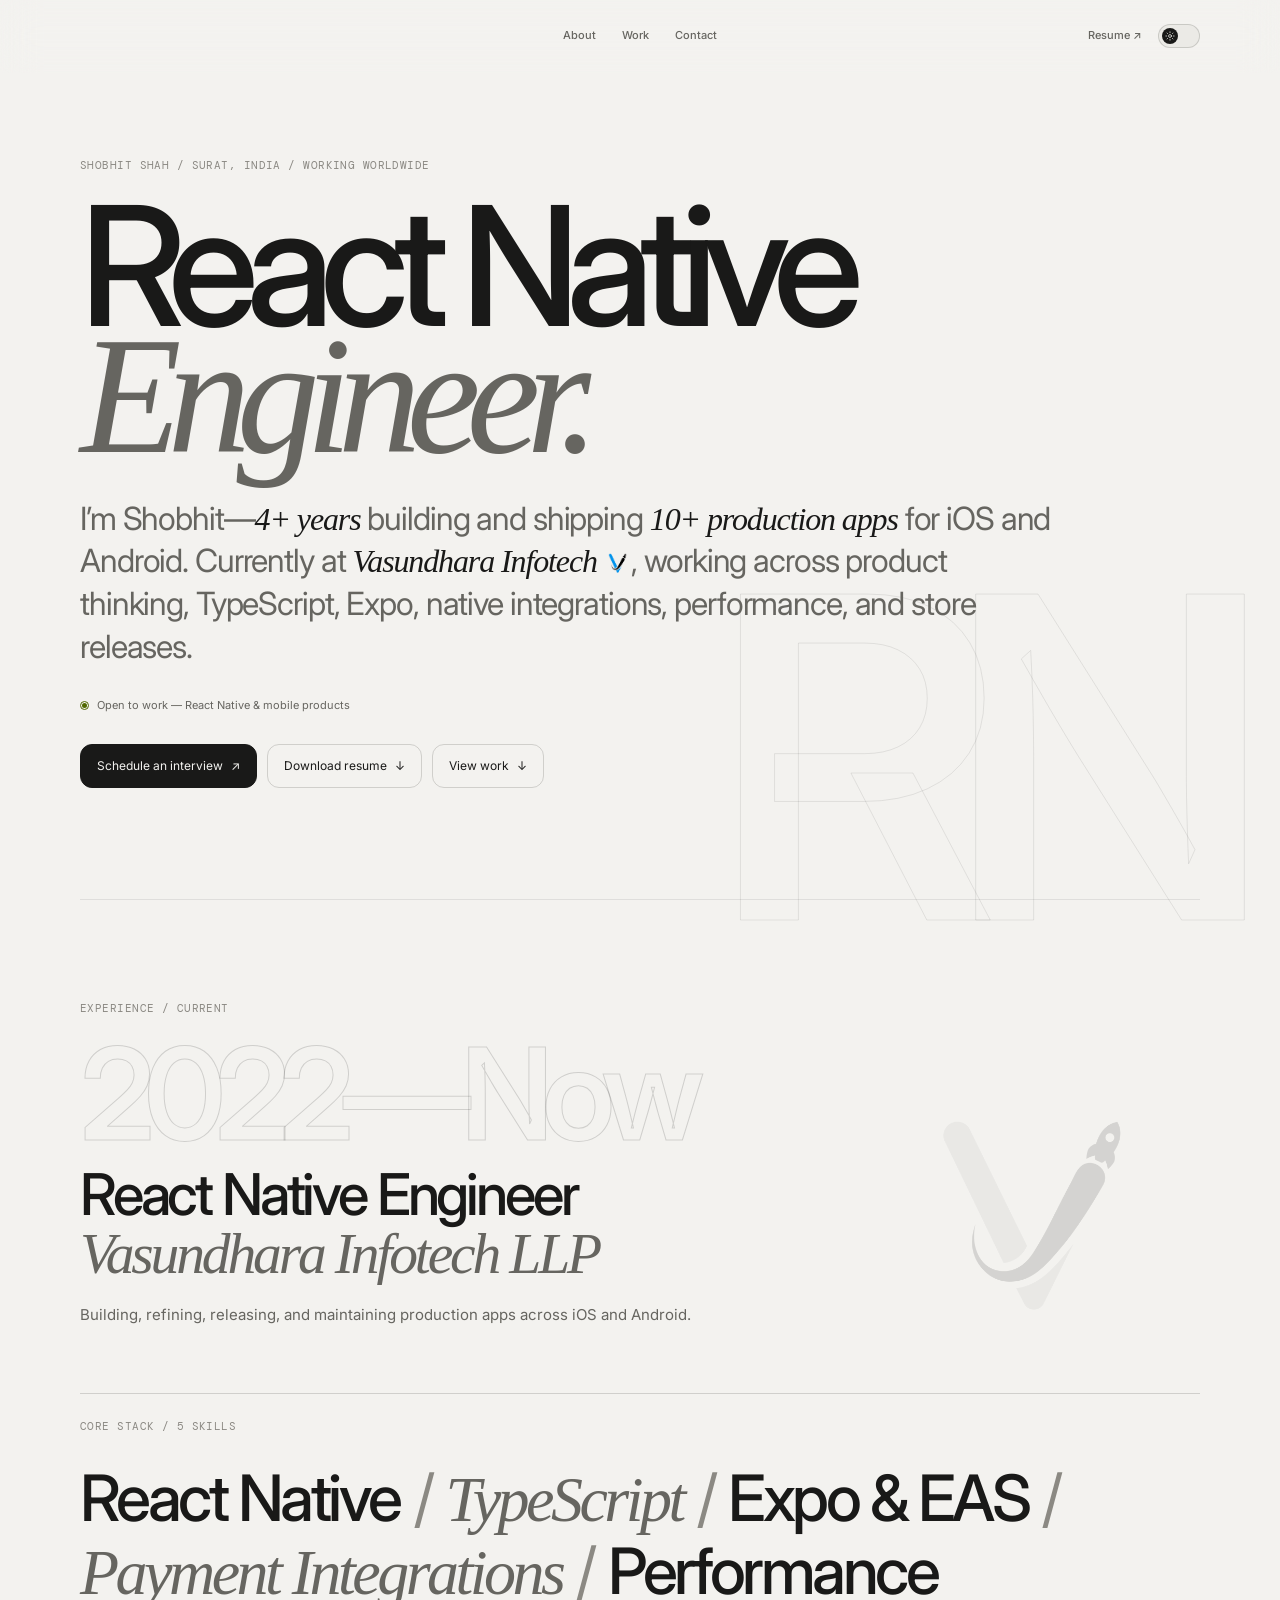
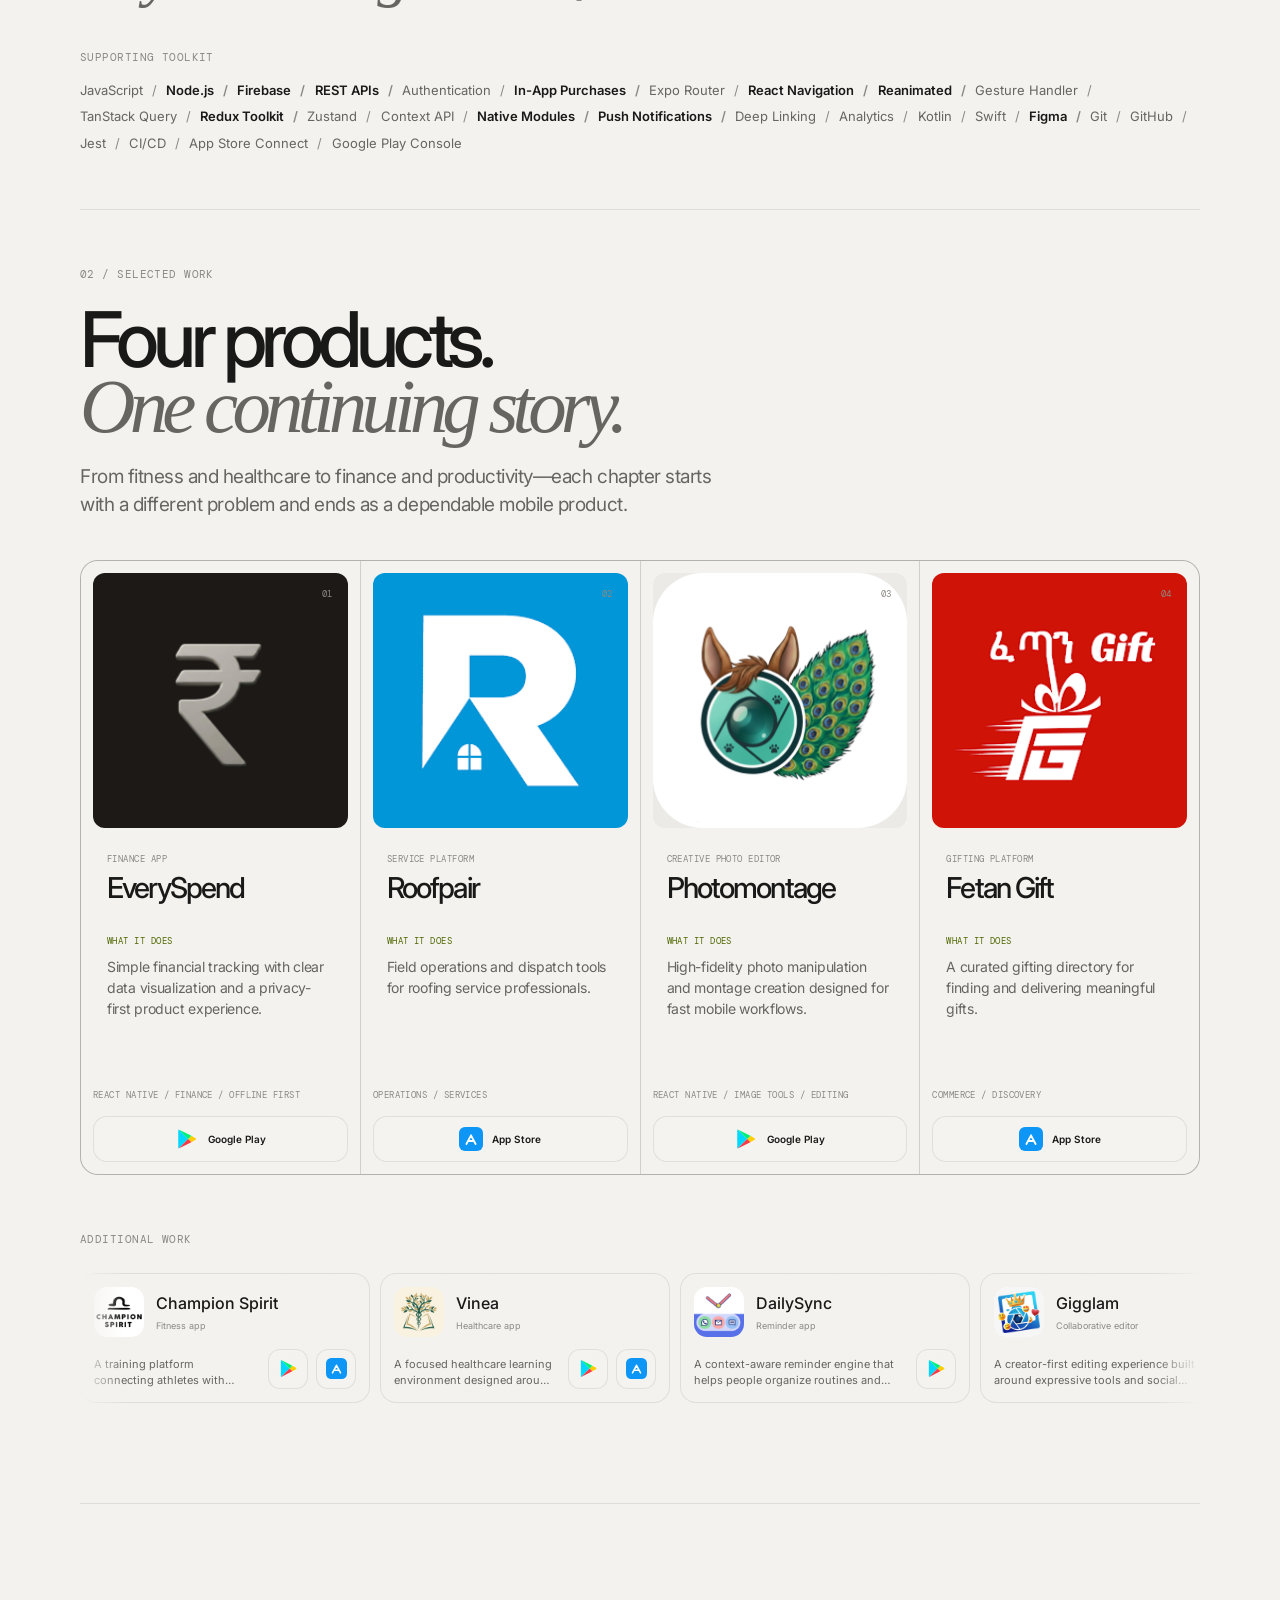
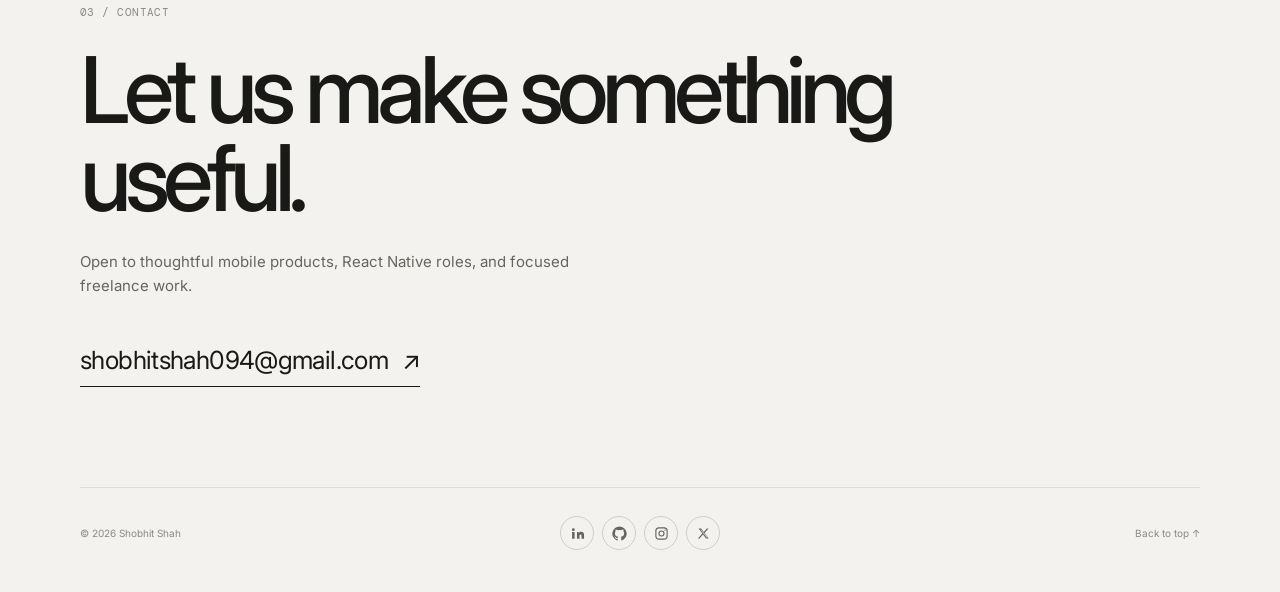
<file: index.html>
<!DOCTYPE html>
<html lang="en">
<head>
    <meta charset="UTF-8">
    <meta name="viewport" content="width=device-width, initial-scale=1.0">
    <meta name="description" content="Shobhit Shah is a React Native engineer building thoughtful, production-ready mobile products.">
    <meta name="keywords" content="Shobhit Shah, React Native Engineer, Expo, TypeScript, Android, iOS, Mobile Developer">
    <meta name="author" content="Shobhit Shah">
    <meta name="theme-color" content="#111111">
    <title>Shobhit Shah - React Native Engineer</title>

    <script>
        (function () {
            const savedTheme = localStorage.getItem("portfolio-theme");
            const prefersLight = window.matchMedia("(prefers-color-scheme: light)").matches;
            document.documentElement.dataset.theme = savedTheme || (prefersLight ? "light" : "dark");
        }());
    </script>
    <link rel="preconnect" href="https://fonts.googleapis.com">
    <link rel="preconnect" href="https://fonts.gstatic.com" crossorigin>
    <link href="https://fonts.googleapis.com/css2?family=DM+Mono:wght@400&family=Inter:wght@400;500;600&display=swap" rel="stylesheet">
    <link rel="stylesheet" href="styles.css?v=22">
</head>
<body>
    <div class="intro-sequence" id="intro-sequence" aria-hidden="true">
        <div class="intro-wordmark">
            <span>C</span><span>R</span><span>A</span><span>F</span><span>T</span>
        </div>
        <p>Mobile products &middot; Thoughtfully engineered</p>
    </div>

    <header class="site-header">
        <nav class="nav shell" aria-label="Primary navigation">
            <div class="nav-links">
                <a href="#about">About</a>
                <a href="#work">Work</a>
                <a href="#contact">Contact</a>
            </div>
            <div class="nav-actions">
                <a class="resume-link" href="ShobhitCV.pdf" target="_blank" rel="noreferrer">Resume &nearr;</a>
                <button class="theme-toggle" id="theme-toggle" type="button" aria-label="Switch color theme">
                    <span class="theme-track" aria-hidden="true">
                        <span class="theme-thumb">
                            <svg class="theme-sun" viewBox="0 0 24 24">
                                <circle cx="12" cy="12" r="3.5"></circle>
                                <path d="M12 2v2M12 20v2M4.9 4.9l1.4 1.4M17.7 17.7l1.4 1.4M2 12h2M20 12h2M4.9 19.1l1.4-1.4M17.7 6.3l1.4-1.4"></path>
                            </svg>
                            <svg class="theme-moon" viewBox="0 0 24 24">
                                <path d="M20 15.2A8.5 8.5 0 0 1 8.8 4 8.5 8.5 0 1 0 20 15.2Z"></path>
                            </svg>
                        </span>
                    </span>
                </button>
            </div>
        </nav>
    </header>

    <main id="top">
        <section class="hero shell" id="hero-stage">
            <div class="hero-copy reveal">
                <p class="mono">Shobhit Shah / Surat, India / Working worldwide</p>
                <h1>React Native<br><em>Engineer.</em></h1>
                <p class="hero-intro">
                    I’m Shobhit—<strong>4+ years</strong> building and shipping
                    <strong>10+ production apps</strong>
                    for iOS and Android. Currently at <strong class="company-inline">Vasundhara Infotech <img src="store-assets/vasundhara-logo.png" alt=""></strong>, working across
                    product thinking, TypeScript, Expo, native integrations, performance, and store releases.
                </p>
                <p class="hero-availability"><span aria-hidden="true"></span> Open to work — React Native &amp; mobile products</p>

                <div class="hero-links">
                    <a class="hero-primary" href="mailto:shobhitshah094@gmail.com">Schedule an interview <span>&nearr;</span></a>
                    <a class="hero-secondary" href="ShobhitCV.pdf" target="_blank" rel="noreferrer">Download resume <span>&darr;</span></a>
                    <a class="hero-secondary" href="#work">View work <span>&darr;</span></a>
                </div>
            </div>
        </section>

        <section class="section shell" id="about">
            <div class="experience-story reveal">
                <p class="mono">Experience / Current</p>
                <img class="company-mark" src="store-assets/vasundhara-logo.png" alt="Vasundhara Infotech logo">
                <p class="experience-years">2022—Now</p>
                <h3>React Native Engineer<br><em>Vasundhara Infotech LLP</em></h3>
                <p>Building, refining, releasing, and maintaining production apps across iOS and Android.</p>
            </div>

            <div class="skills-story reveal">
                <p class="mono" id="skill-count">Core stack</p>
                <div class="skill-list" id="skill-list"></div>
                <p class="mono supporting-skills-label">Supporting toolkit</p>
                <div class="supporting-skill-list" id="supporting-skill-list"></div>
            </div>
        </section>

        <section class="section shell" id="work">
            <div class="section-intro work-intro reveal">
                <p class="mono">02 / Selected work</p>
                <h2>Four products.<br><em>One continuing story.</em></h2>
                <p>
                    From fitness and healthcare to finance and productivity—each chapter starts with a different problem and ends as a dependable mobile product.
                </p>
            </div>

            <div class="project-list" id="project-list"></div>

            <div class="other-work reveal">
                <p class="mono">Additional work</p>
                <div class="other-work-list" id="other-work-list"></div>
            </div>
        </section>

        <section class="section shell" id="contact">
            <div class="contact reveal">
                <p class="mono">03 / Contact</p>
                <h2>Let us make something useful.</h2>
                <p>
                    Open to thoughtful mobile products, React Native roles, and focused freelance work.
                </p>
                <a class="contact-email" href="mailto:shobhitshah094@gmail.com">
                    shobhitshah094@gmail.com <span>&nearr;</span>
                </a>
            </div>
        </section>
    </main>

    <footer class="footer shell">
        <p>&copy; <span id="year"></span> Shobhit Shah</p>
        <nav id="social-links" aria-label="Social profiles"></nav>
        <a href="#top">Back to top &uarr;</a>
    </footer>

    <script src="site-config.js?v=7"></script>
    <script src="app.js?v=14"></script>
</body>
</html>
</file>
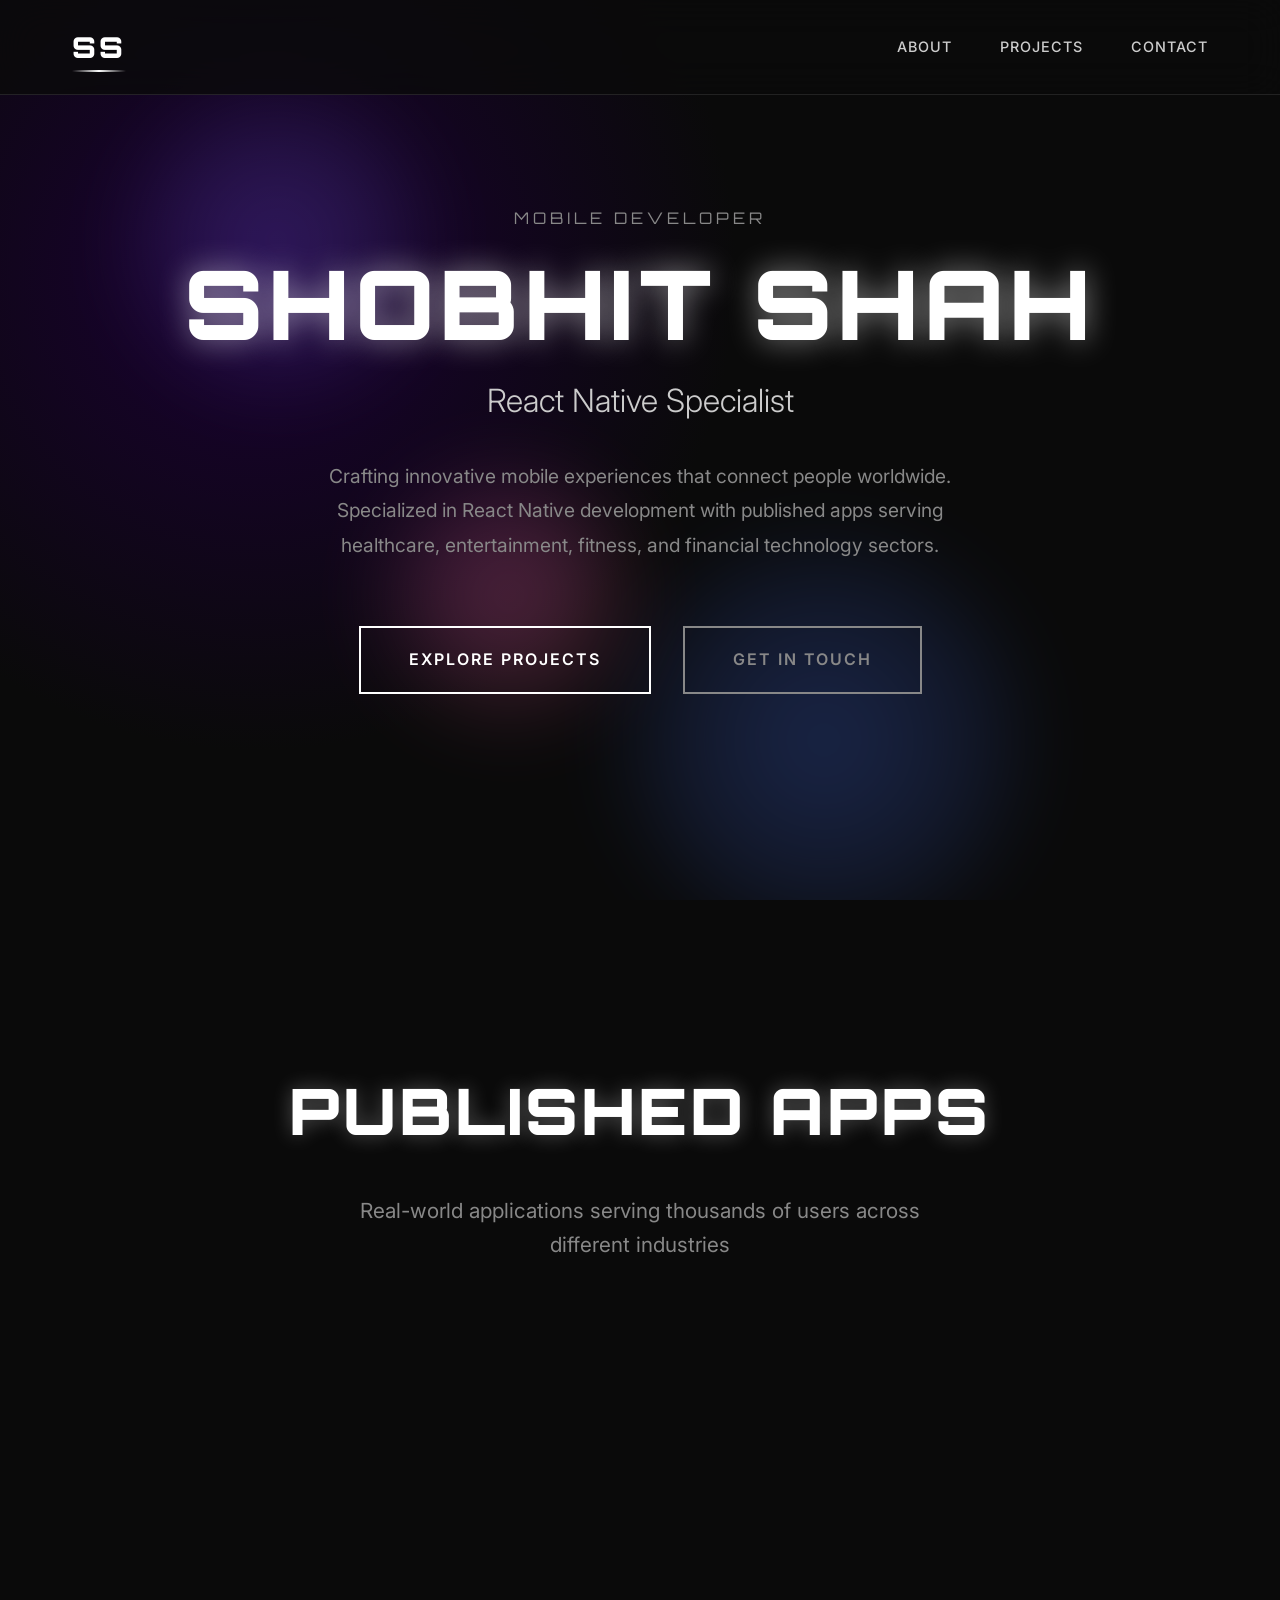
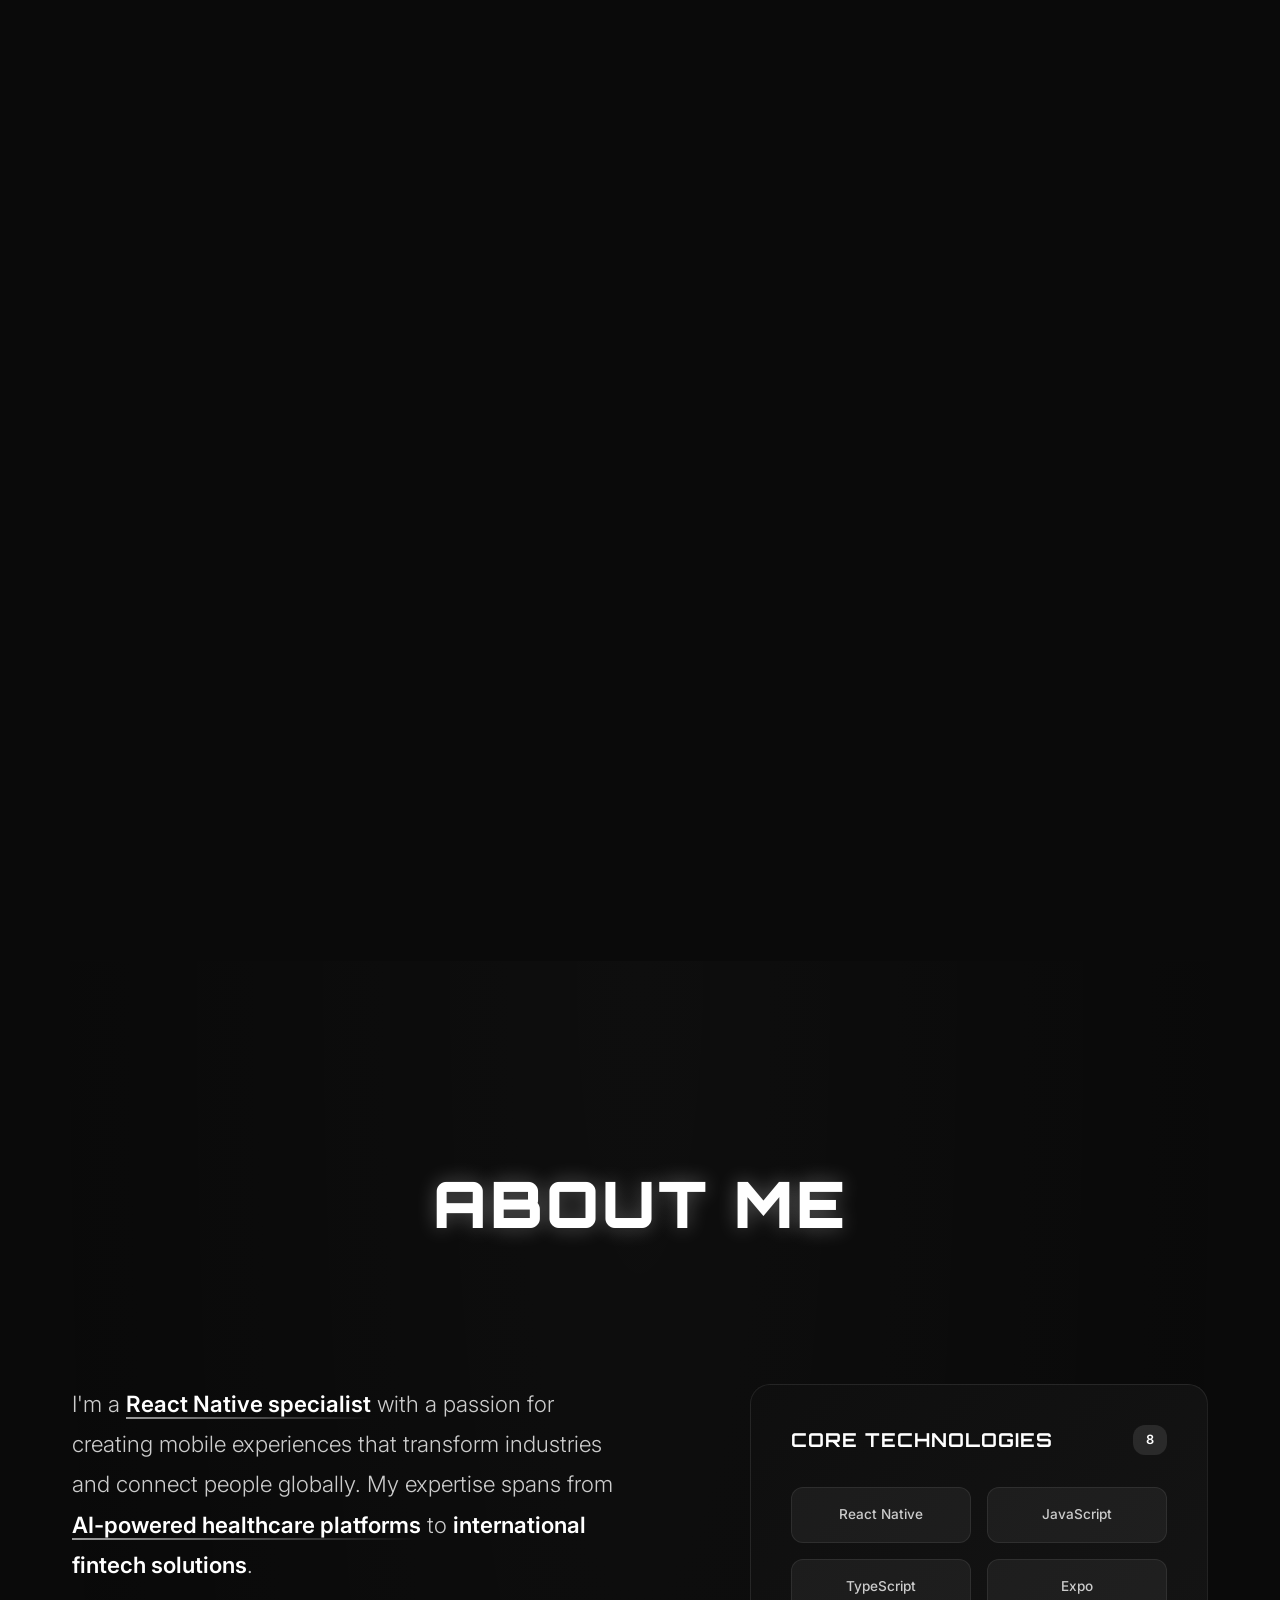
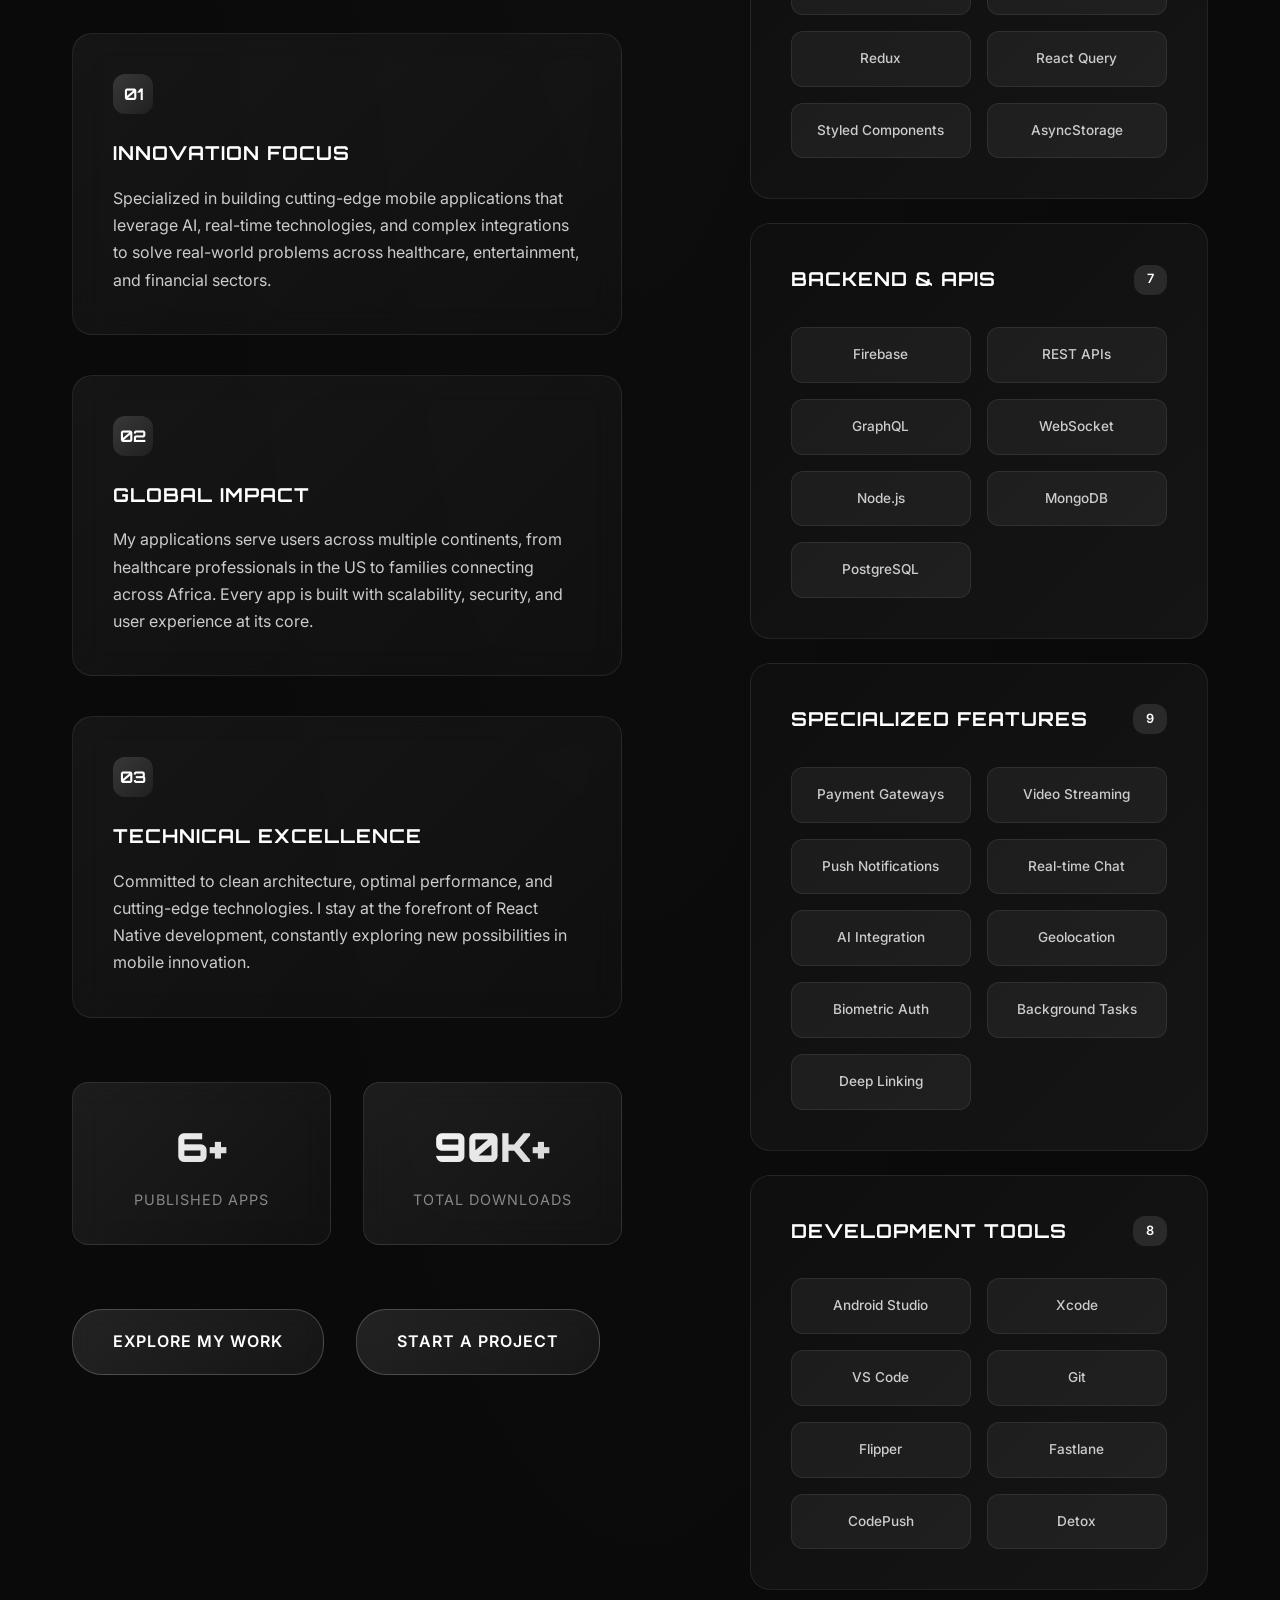
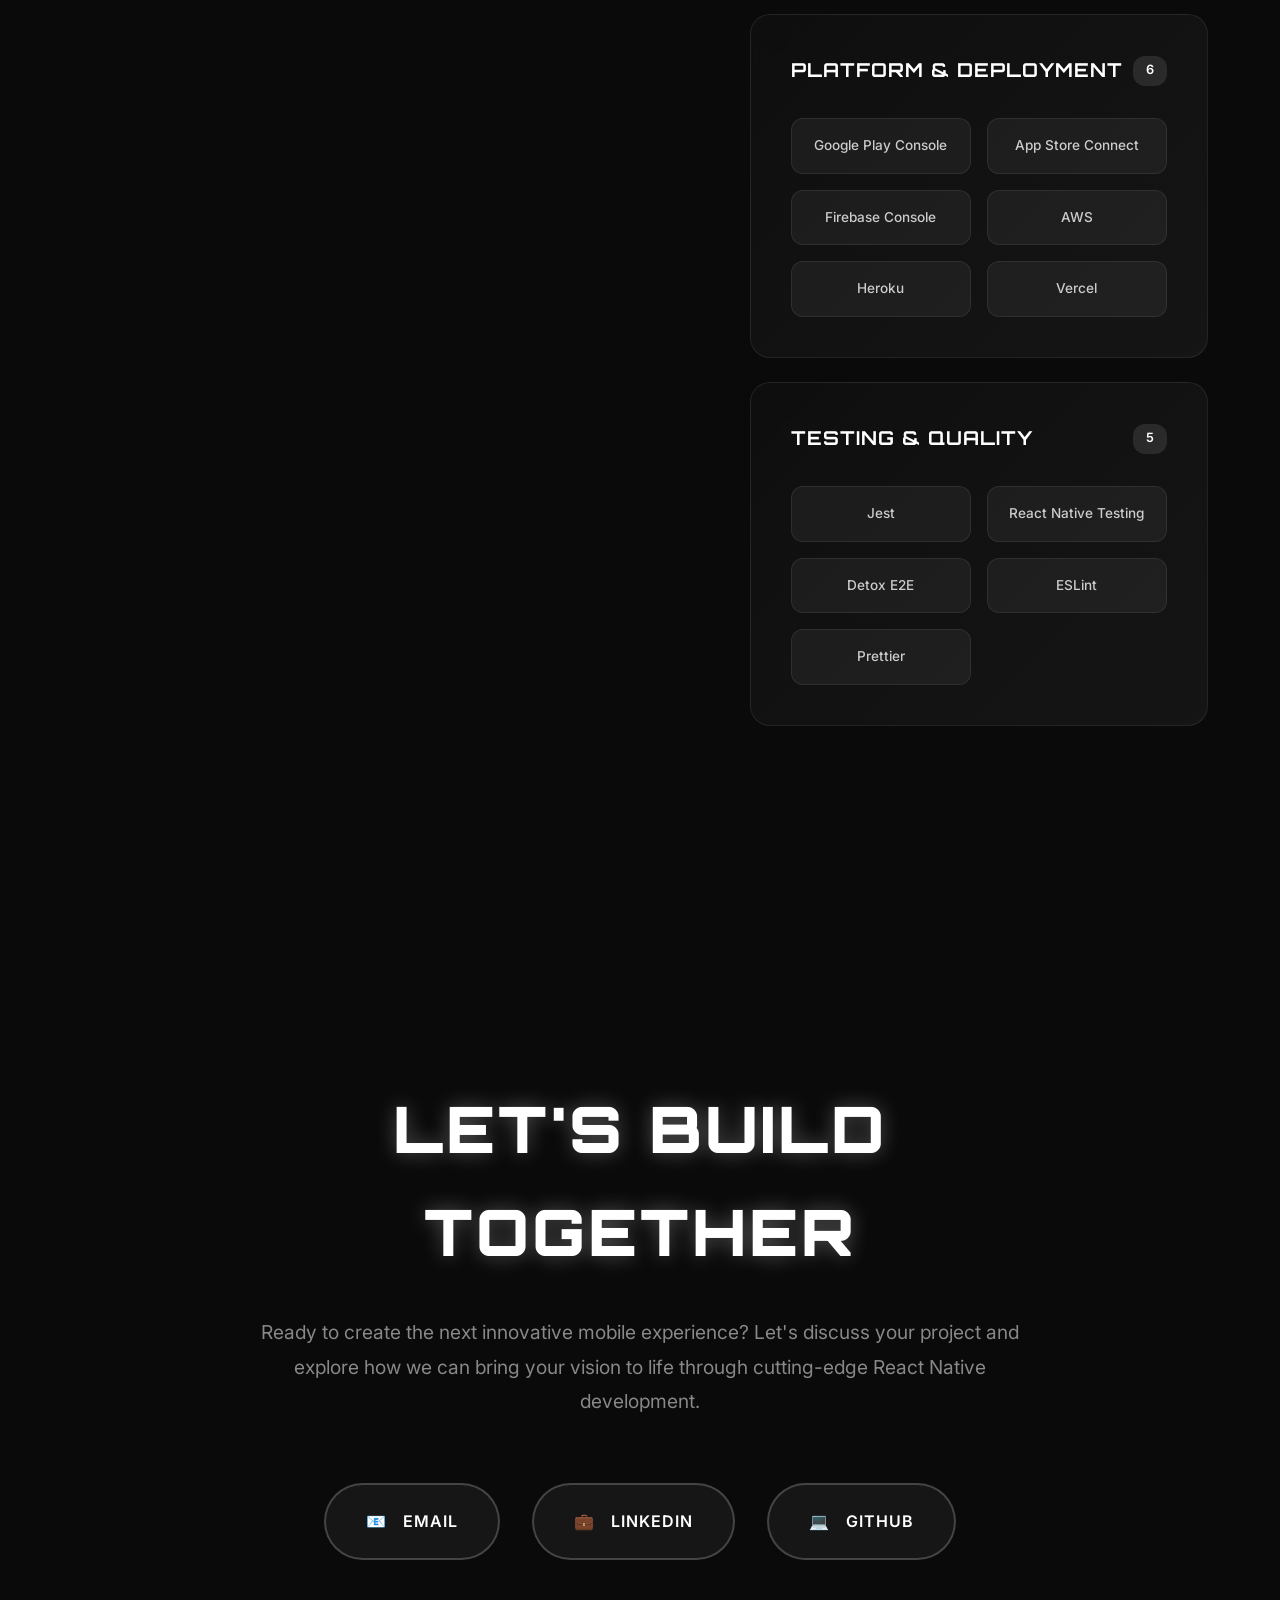
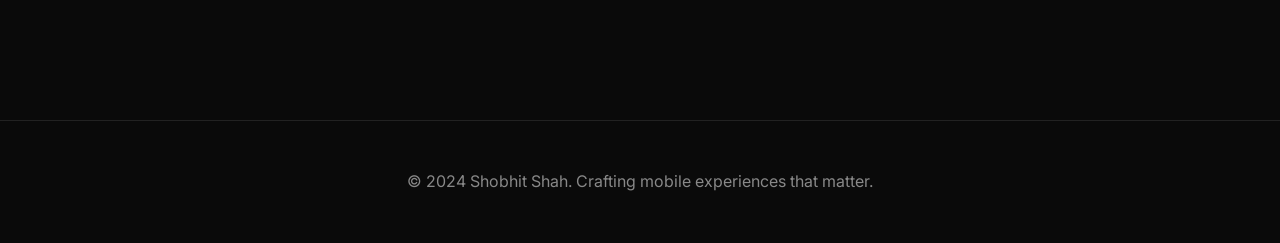
<file: shobhit-portfolio.html>
<!DOCTYPE html>
<html lang="en">
<head>
    <meta charset="UTF-8">
    <meta name="viewport" content="width=device-width, initial-scale=1.0">
    <title>Shobhit Shah - React Native Developer</title>
    <link href="https://fonts.googleapis.com/css2?family=Inter:wght@300;400;500;600;700&family=Orbitron:wght@400;700;900&display=swap" rel="stylesheet">
    <style>
        :root {
            --bg-primary: #0a0a0a;
            --bg-secondary: #151515;
            --bg-elevated: #1f1f1f;
            --text-primary: #ffffff;
            --text-secondary: #cccccc;
            --text-muted: #888888;
            --accent-primary: #ffffff;
            --border-color: #333333;
            --shadow: rgba(0, 0, 0, 0.8);
            --transition: all 0.4s cubic-bezier(0.4, 0, 0.2, 1);
        }

        * {
            margin: 0;
            padding: 0;
            box-sizing: border-box;
        }

        html {
            scroll-behavior: smooth;
            overflow-x: hidden;
        }

        body {
            font-family: 'Inter', -apple-system, BlinkMacSystemFont, sans-serif;
            line-height: 1.6;
            color: var(--text-secondary);
            background: var(--bg-primary);
            overflow-x: hidden;
            position: relative;
        }

        /* Enhanced Space Background */
        .space-container {
            position: fixed;
            top: 0;
            left: 0;
            width: 100%;
            height: 100vh;
            z-index: -5;
            overflow: hidden;
        }

        .space-bg {
            position: absolute;
            width: 100%;
            height: 100%;
            background: radial-gradient(circle at 20% 30%, #1a0033 0%, #0a0a0a 40%),
                        radial-gradient(circle at 80% 70%, #001133 0%, #0a0a0a 40%),
                        radial-gradient(circle at 40% 80%, #330011 0%, #0a0a0a 50%);
        }

        .stars-layer {
            position: absolute;
            width: 100%;
            height: 100%;
        }

        .star {
            position: absolute;
            background: white;
            border-radius: 50%;
            animation: twinkle 4s infinite;
        }

        .star.small { width: 1px; height: 1px; }
        .star.medium { width: 2px; height: 2px; }
        .star.large { width: 3px; height: 3px; }

        .nebula {
            position: absolute;
            border-radius: 50%;
            filter: blur(40px);
            opacity: 0.3;
            animation: float 20s infinite ease-in-out;
        }

        .nebula.purple {
            background: radial-gradient(circle, #6a5acd, transparent);
        }

        .nebula.blue {
            background: radial-gradient(circle, #4169e1, transparent);
        }

        .nebula.pink {
            background: radial-gradient(circle, #ff69b4, transparent);
        }

        .shooting-star {
            position: absolute;
            width: 2px;
            height: 2px;
            background: white;
            border-radius: 50%;
            animation: shoot 12s linear infinite;
        }

        .shooting-star::after {
            content: '';
            position: absolute;
            top: 50%;
            right: 100%;
            width: 30px;
            height: 1px;
            background: linear-gradient(90deg, transparent, white, transparent);
            transform: translateY(-50%);
        }

        .constellation {
            position: absolute;
            width: 200px;
            height: 200px;
            opacity: 0.4;
        }

        .constellation-line {
            position: absolute;
            height: 1px;
            background: rgba(255, 255, 255, 0.3);
            transform-origin: left center;
        }

        /* Main Layout */
        .main-container {
            max-width: 1200px;
            margin: 0 auto;
            padding: 0 2rem;
            position: relative;
            z-index: 1;
        }

        /* Navigation */
        .navbar {
            position: fixed;
            top: 0;
            left: 0;
            right: 0;
            background: rgba(10, 10, 10, 0.8);
            backdrop-filter: blur(20px);
            z-index: 1000;
            padding: 1.5rem 0;
            border-bottom: 1px solid rgba(255, 255, 255, 0.1);
        }

        .nav-content {
            max-width: 1200px;
            margin: 0 auto;
            padding: 0 2rem;
            display: flex;
            justify-content: space-between;
            align-items: center;
        }

        .logo {
            font-family: 'Orbitron', monospace;
            font-size: 1.8rem;
            font-weight: 900;
            color: var(--text-primary);
            text-transform: uppercase;
            letter-spacing: 3px;
            position: relative;
        }

        .logo::after {
            content: '';
            position: absolute;
            bottom: -2px;
            left: 0;
            width: 100%;
            height: 2px;
            background: linear-gradient(90deg, transparent, white, transparent);
            animation: pulse 2s infinite;
        }

        .nav-links {
            display: flex;
            list-style: none;
            gap: 3rem;
        }

        .nav-link {
            color: var(--text-secondary);
            text-decoration: none;
            font-weight: 500;
            font-size: 0.9rem;
            text-transform: uppercase;
            letter-spacing: 1px;
            transition: var(--transition);
            position: relative;
            padding: 0.5rem 0;
        }

        .nav-link::before {
            content: '';
            position: absolute;
            bottom: 0;
            left: 0;
            width: 0;
            height: 2px;
            background: var(--text-primary);
            transition: width 0.3s ease;
        }

        .nav-link:hover {
            color: var(--text-primary);
        }

        .nav-link:hover::before {
            width: 100%;
        }

        /* Hero Section */
        .hero {
            min-height: 100vh;
            display: flex;
            align-items: center;
            padding: 8rem 0;
            position: relative;
        }

        .hero-content {
            width: 100%;
            text-align: center;
        }

        .hero-greeting {
            font-family: 'Orbitron', monospace;
            font-size: 1rem;
            color: var(--text-muted);
            text-transform: uppercase;
            letter-spacing: 4px;
            margin-bottom: 1.5rem;
            opacity: 0;
            animation: fadeInUp 1s ease forwards;
        }

        .hero-title {
            font-family: 'Orbitron', monospace;
            font-size: clamp(3rem, 8vw, 6rem);
            font-weight: 900;
            color: var(--text-primary);
            line-height: 1;
            margin-bottom: 1.5rem;
            text-transform: uppercase;
            letter-spacing: 5px;
            opacity: 0;
            animation: fadeInUp 1s ease 0.3s forwards;
            text-shadow: 0 0 30px rgba(255, 255, 255, 0.5);
        }

        .hero-subtitle {
            font-size: clamp(1.2rem, 4vw, 2rem);
            font-weight: 300;
            color: var(--text-secondary);
            margin-bottom: 2rem;
            opacity: 0;
            animation: fadeInUp 1s ease 0.6s forwards;
        }

        .hero-description {
            font-size: 1.2rem;
            color: var(--text-muted);
            max-width: 700px;
            margin: 0 auto 4rem;
            line-height: 1.8;
            opacity: 0;
            animation: fadeInUp 1s ease 0.9s forwards;
        }

        .hero-cta {
            display: flex;
            gap: 2rem;
            justify-content: center;
            opacity: 0;
            animation: fadeInUp 1s ease 1.2s forwards;
        }

        .cta-button {
            padding: 1.2rem 3rem;
            background: transparent;
            color: var(--text-primary);
            text-decoration: none;
            font-weight: 600;
            font-size: 1rem;
            text-transform: uppercase;
            letter-spacing: 2px;
            border: 2px solid var(--text-primary);
            transition: var(--transition);
            position: relative;
            overflow: hidden;
        }

        .cta-button::before {
            content: '';
            position: absolute;
            top: 0;
            left: -100%;
            width: 100%;
            height: 100%;
            background: var(--text-primary);
            transition: left 0.5s ease;
        }

        .cta-button:hover::before {
            left: 0;
        }

        .cta-button:hover {
            color: var(--bg-primary);
            transform: translateY(-3px);
            box-shadow: 0 15px 40px rgba(255, 255, 255, 0.2);
        }

        .cta-button span {
            position: relative;
            z-index: 2;
        }

        .cta-secondary {
            border-color: var(--text-muted);
            color: var(--text-muted);
        }

        .cta-secondary::before {
            background: var(--text-muted);
        }

        /* Projects Section */
        .projects {
            padding: 10rem 0;
            position: relative;
        }

        .section-header {
            text-align: center;
            margin-bottom: 8rem;
        }

        .section-title {
            font-family: 'Orbitron', monospace;
            font-size: clamp(2.5rem, 6vw, 4rem);
            font-weight: 900;
            color: var(--text-primary);
            text-transform: uppercase;
            letter-spacing: 3px;
            margin-bottom: 2rem;
            text-shadow: 0 0 20px rgba(255, 255, 255, 0.3);
        }

        .section-subtitle {
            font-size: 1.3rem;
            color: var(--text-muted);
            max-width: 600px;
            margin: 0 auto;
        }

        .projects-grid {
            display: grid;
            grid-template-columns: repeat(auto-fit, minmax(400px, 1fr));
            gap: 3rem;
        }

        .project-card {
            background: linear-gradient(145deg, rgba(15, 15, 15, 0.95), rgba(25, 25, 25, 0.8));
            backdrop-filter: blur(25px);
            border: 1px solid rgba(255, 255, 255, 0.08);
            border-radius: 24px;
            padding: 0;
            transition: all 0.5s cubic-bezier(0.4, 0, 0.2, 1);
            position: relative;
            overflow: hidden;
            opacity: 0;
            transform: translateY(50px) rotateX(10deg);
            perspective: 1000px;
            cursor: pointer;
        }

        .project-card.visible {
            opacity: 1;
            transform: translateY(0) rotateX(0deg);
        }

        .project-card::before {
            content: '';
            position: absolute;
            top: -2px;
            left: -2px;
            right: -2px;
            bottom: -2px;
            background: linear-gradient(45deg, 
                rgba(255, 255, 255, 0.1), 
                transparent, 
                rgba(255, 255, 255, 0.05), 
                transparent);
            border-radius: 24px;
            z-index: -1;
            opacity: 0;
            transition: opacity 0.5s ease;
        }

        .project-card::after {
            content: '';
            position: absolute;
            top: 0;
            left: 0;
            right: 0;
            bottom: 0;
            background: radial-gradient(circle at var(--mouse-x, 50%) var(--mouse-y, 50%), 
                rgba(255, 255, 255, 0.03) 0%, 
                transparent 50%);
            border-radius: 24px;
            opacity: 0;
            transition: opacity 0.3s ease;
            pointer-events: none;
        }

        .project-card:hover {
            transform: translateY(-15px) rotateX(5deg);
            border-color: rgba(255, 255, 255, 0.2);
            box-shadow: 0 40px 100px rgba(0, 0, 0, 0.6),
                        0 0 50px rgba(255, 255, 255, 0.05);
        }

        .project-card:hover::before {
            opacity: 1;
        }

        .project-card:hover::after {
            opacity: 1;
        }

        .project-header {
            position: relative;
            padding: 3rem 3rem 2rem 3rem;
            background: linear-gradient(135deg, rgba(255, 255, 255, 0.05), rgba(255, 255, 255, 0.02));
            border-bottom: 1px solid rgba(255, 255, 255, 0.08);
        }

        .project-header::before {
            content: '';
            position: absolute;
            top: 0;
            left: 0;
            right: 0;
            height: 1px;
            background: linear-gradient(90deg, transparent, rgba(255, 255, 255, 0.2), transparent);
        }

        .project-icon {
            width: 80px;
            height: 80px;
            background: linear-gradient(135deg, rgba(255, 255, 255, 0.15), rgba(255, 255, 255, 0.05));
            backdrop-filter: blur(10px);
            border-radius: 20px;
            display: flex;
            align-items: center;
            justify-content: center;
            font-size: 2rem;
            margin-bottom: 1.5rem;
            border: 1px solid rgba(255, 255, 255, 0.1);
            transition: var(--transition);
            position: relative;
            overflow: hidden;
        }

        .project-icon::before {
            content: '';
            position: absolute;
            top: -50%;
            left: -50%;
            width: 200%;
            height: 200%;
            background: linear-gradient(45deg, transparent, rgba(255, 255, 255, 0.1), transparent);
            transform: rotate(45deg) translateX(-100%);
            transition: transform 0.8s ease;
        }

        .project-card:hover .project-icon::before {
            transform: rotate(45deg) translateX(100%);
        }

        .project-meta {
            display: flex;
            align-items: center;
            gap: 1rem;
            margin-bottom: 1rem;
        }

        .project-category {
            color: var(--text-muted);
            font-size: 0.85rem;
            text-transform: uppercase;
            letter-spacing: 1.5px;
            font-weight: 600;
            padding: 0.4rem 1rem;
            background: rgba(255, 255, 255, 0.05);
            border-radius: 20px;
            border: 1px solid rgba(255, 255, 255, 0.08);
        }

        .project-status {
            color: #4ade80;
            font-size: 0.8rem;
            font-weight: 600;
            padding: 0.3rem 0.8rem;
            background: rgba(74, 222, 128, 0.1);
            border-radius: 15px;
            border: 1px solid rgba(74, 222, 128, 0.2);
            text-transform: uppercase;
            letter-spacing: 1px;
        }

        .project-title {
            font-family: 'Orbitron', monospace;
            font-size: 2rem;
            font-weight: 900;
            color: var(--text-primary);
            margin-bottom: 0;
            text-transform: uppercase;
            letter-spacing: 2px;
            line-height: 1.2;
            background: linear-gradient(135deg, #ffffff, #cccccc);
            background-clip: text;
            -webkit-background-clip: text;
            -webkit-text-fill-color: transparent;
        }

        .project-body {
            padding: 3rem;
        }

        .project-description {
            color: var(--text-secondary);
            line-height: 1.8;
            margin-bottom: 2.5rem;
            font-size: 1.1rem;
            font-weight: 400;
        }

        .project-stats {
            display: grid;
            grid-template-columns: 1fr 1fr 1fr;
            gap: 1rem;
            margin-bottom: 2.5rem;
            padding: 1.5rem;
            background: rgba(255, 255, 255, 0.02);
            border-radius: 16px;
            border: 1px solid rgba(255, 255, 255, 0.05);
        }

        .stat-item {
            text-align: center;
        }

        .stat-value {
            display: block;
            font-size: 1.5rem;
            font-weight: 700;
            color: var(--text-primary);
            margin-bottom: 0.3rem;
        }

        .stat-label {
            font-size: 0.8rem;
            color: var(--text-muted);
            text-transform: uppercase;
            letter-spacing: 1px;
        }

        .project-features {
            list-style: none;
            margin-bottom: 2.5rem;
            display: grid;
            gap: 0.8rem;
        }

        .project-features li {
            color: var(--text-secondary);
            padding: 0.8rem 1.2rem;
            background: rgba(255, 255, 255, 0.03);
            border-radius: 12px;
            border-left: 3px solid rgba(255, 255, 255, 0.2);
            transition: var(--transition);
            position: relative;
            overflow: hidden;
        }

        .project-features li::before {
            content: '✨';
            position: absolute;
            left: -30px;
            top: 50%;
            transform: translateY(-50%);
            transition: left 0.3s ease;
        }

        .project-features li:hover::before {
            left: 0.8rem;
        }

        .project-features li:hover {
            background: rgba(255, 255, 255, 0.06);
            border-left-color: rgba(255, 255, 255, 0.4);
            padding-left: 2.5rem;
        }

        .project-tech {
            display: flex;
            flex-wrap: wrap;
            gap: 0.6rem;
            margin-bottom: 3rem;
        }

        .tech-badge {
            background: linear-gradient(135deg, rgba(255, 255, 255, 0.1), rgba(255, 255, 255, 0.05));
            color: var(--text-primary);
            padding: 0.6rem 1.2rem;
            border-radius: 20px;
            font-size: 0.8rem;
            font-weight: 600;
            border: 1px solid rgba(255, 255, 255, 0.15);
            transition: all 0.3s ease;
            position: relative;
            overflow: hidden;
            text-transform: uppercase;
            letter-spacing: 0.5px;
        }

        .tech-badge::before {
            content: '';
            position: absolute;
            top: 0;
            left: -100%;
            width: 100%;
            height: 100%;
            background: linear-gradient(90deg, transparent, rgba(255, 255, 255, 0.15), transparent);
            transition: left 0.5s ease;
        }

        .tech-badge:hover {
            background: linear-gradient(135deg, rgba(255, 255, 255, 0.15), rgba(255, 255, 255, 0.08));
            border-color: rgba(255, 255, 255, 0.3);
            transform: translateY(-3px) scale(1.05);
            box-shadow: 0 8px 25px rgba(0, 0, 0, 0.3);
        }

        .tech-badge:hover::before {
            left: 100%;
        }

        .project-footer {
            padding: 0 3rem 3rem 3rem;
            display: flex;
            justify-content: space-between;
            align-items: center;
            border-top: 1px solid rgba(255, 255, 255, 0.05);
            padding-top: 2rem;
        }

        .project-links {
            display: flex;
            gap: 1rem;
        }

        .project-link {
            color: var(--text-primary);
            text-decoration: none;
            font-weight: 600;
            font-size: 0.9rem;
            text-transform: uppercase;
            letter-spacing: 1px;
            padding: 1rem 2rem;
            background: linear-gradient(135deg, rgba(255, 255, 255, 0.1), rgba(255, 255, 255, 0.05));
            border: 1px solid rgba(255, 255, 255, 0.2);
            border-radius: 25px;
            transition: all 0.4s cubic-bezier(0.4, 0, 0.2, 1);
            position: relative;
            overflow: hidden;
            backdrop-filter: blur(10px);
        }

        .project-link::before {
            content: '';
            position: absolute;
            top: 0;
            left: 0;
            width: 100%;
            height: 100%;
            background: linear-gradient(135deg, rgba(255, 255, 255, 0.2), rgba(255, 255, 255, 0.1));
            transform: translateX(-100%) skewX(-15deg);
            transition: transform 0.6s ease;
        }

        .project-link:hover::before {
            transform: translateX(100%) skewX(-15deg);
        }

        .project-link:hover {
            transform: translateY(-3px);
            box-shadow: 0 15px 35px rgba(0, 0, 0, 0.4);
            border-color: rgba(255, 255, 255, 0.4);
            background: linear-gradient(135deg, rgba(255, 255, 255, 0.15), rgba(255, 255, 255, 0.08));
        }

        .project-link span {
            position: relative;
            z-index: 2;
        }

        /* About Section */
        .about {
            padding: 10rem 0;
            background: rgba(15, 15, 15, 0.5);
        }

        /* About Section */
        .about {
            padding: 12rem 0;
            position: relative;
            background: radial-gradient(ellipse at center top, rgba(255, 255, 255, 0.02), transparent 70%);
        }

        .about-container {
            display: grid;
            grid-template-columns: 1.2fr 1fr;
            gap: 8rem;
            align-items: start;
        }

        .about-content {
            position: relative;
        }

        .about-intro {
            font-size: 1.4rem;
            line-height: 1.8;
            color: var(--text-secondary);
            margin-bottom: 3rem;
            font-weight: 300;
        }

        .about-highlight {
            color: var(--text-primary);
            font-weight: 600;
            position: relative;
        }

        .about-highlight::after {
            content: '';
            position: absolute;
            bottom: -2px;
            left: 0;
            width: 100%;
            height: 2px;
            background: linear-gradient(90deg, var(--text-primary), transparent);
            opacity: 0.6;
        }

        .about-journey {
            display: grid;
            gap: 2.5rem;
            margin-bottom: 4rem;
        }

        .journey-item {
            background: linear-gradient(135deg, rgba(255, 255, 255, 0.05), rgba(255, 255, 255, 0.02));
            backdrop-filter: blur(15px);
            padding: 2.5rem;
            border-radius: 20px;
            border: 1px solid rgba(255, 255, 255, 0.08);
            transition: all 0.4s ease;
            position: relative;
            overflow: hidden;
        }

        .journey-item::before {
            content: '';
            position: absolute;
            top: -2px;
            left: -2px;
            right: -2px;
            bottom: -2px;
            background: linear-gradient(45deg, rgba(255, 255, 255, 0.1), transparent, rgba(255, 255, 255, 0.05));
            border-radius: 20px;
            z-index: -1;
            opacity: 0;
            transition: opacity 0.4s ease;
        }

        .journey-item:hover {
            transform: translateX(10px);
            border-color: rgba(255, 255, 255, 0.15);
        }

        .journey-item:hover::before {
            opacity: 1;
        }

        .journey-number {
            display: inline-block;
            width: 40px;
            height: 40px;
            background: linear-gradient(135deg, rgba(255, 255, 255, 0.15), rgba(255, 255, 255, 0.05));
            border-radius: 12px;
            text-align: center;
            line-height: 40px;
            font-weight: 700;
            color: var(--text-primary);
            margin-bottom: 1.5rem;
            font-family: 'Orbitron', monospace;
        }

        .journey-title {
            font-size: 1.2rem;
            font-weight: 700;
            color: var(--text-primary);
            margin-bottom: 1rem;
            font-family: 'Orbitron', monospace;
            text-transform: uppercase;
            letter-spacing: 1px;
        }

        .journey-text {
            color: var(--text-secondary);
            line-height: 1.7;
        }

        .about-stats {
            display: grid;
            grid-template-columns: 1fr 1fr;
            gap: 2rem;
            margin-bottom: 4rem;
        }

        .stat-card {
            text-align: center;
            padding: 2rem;
            background: linear-gradient(135deg, rgba(255, 255, 255, 0.08), rgba(255, 255, 255, 0.03));
            backdrop-filter: blur(15px);
            border-radius: 16px;
            border: 1px solid rgba(255, 255, 255, 0.1);
            transition: all 0.3s ease;
        }

        .stat-card:hover {
            transform: translateY(-5px);
            border-color: rgba(255, 255, 255, 0.2);
            box-shadow: 0 15px 40px rgba(0, 0, 0, 0.3);
        }

        .stat-number {
            font-size: 2.5rem;
            font-weight: 900;
            color: var(--text-primary);
            font-family: 'Orbitron', monospace;
            display: block;
            margin-bottom: 0.5rem;
            background: linear-gradient(135deg, #ffffff, #cccccc);
            background-clip: text;
            -webkit-background-clip: text;
            -webkit-text-fill-color: transparent;
        }

        .stat-text {
            color: var(--text-muted);
            font-size: 0.9rem;
            text-transform: uppercase;
            letter-spacing: 1px;
        }

        .skills-showcase {
            position: relative;
        }

        .skills-grid {
            display: grid;
            gap: 1.5rem;
        }

        .skill-category {
            background: linear-gradient(135deg, rgba(15, 15, 15, 0.9), rgba(25, 25, 25, 0.8));
            backdrop-filter: blur(25px);
            padding: 2.5rem;
            border-radius: 20px;
            border: 1px solid rgba(255, 255, 255, 0.08);
            transition: all 0.4s ease;
            position: relative;
            overflow: hidden;
            cursor: pointer;
        }

        .skill-category::before {
            content: '';
            position: absolute;
            top: 0;
            left: 0;
            width: 100%;
            height: 2px;
            background: linear-gradient(90deg, transparent, rgba(255, 255, 255, 0.3), transparent);
            transform: translateX(-100%);
            transition: transform 0.6s ease;
        }

        .skill-category:hover::before {
            transform: translateX(100%);
        }

        .skill-category:hover {
            transform: translateY(-8px) scale(1.02);
            border-color: rgba(255, 255, 255, 0.15);
            box-shadow: 0 20px 50px rgba(0, 0, 0, 0.4);
        }

        .skill-header {
            display: flex;
            align-items: center;
            justify-content: space-between;
            margin-bottom: 2rem;
        }

        .skill-title {
            font-family: 'Orbitron', monospace;
            color: var(--text-primary);
            font-size: 1.2rem;
            font-weight: 700;
            text-transform: uppercase;
            letter-spacing: 1px;
        }

        .skill-count {
            background: rgba(255, 255, 255, 0.1);
            color: var(--text-primary);
            padding: 0.3rem 0.8rem;
            border-radius: 12px;
            font-size: 0.8rem;
            font-weight: 600;
        }

        .skill-items {
            display: grid;
            grid-template-columns: repeat(auto-fit, minmax(120px, 1fr));
            gap: 1rem;
        }

        .skill-item {
            background: rgba(255, 255, 255, 0.05);
            color: var(--text-secondary);
            padding: 1rem;
            border-radius: 12px;
            font-size: 0.85rem;
            font-weight: 500;
            border: 1px solid rgba(255, 255, 255, 0.08);
            transition: all 0.3s ease;
            text-align: center;
            position: relative;
            overflow: hidden;
        }

        .skill-item::before {
            content: '';
            position: absolute;
            top: 0;
            left: -100%;
            width: 100%;
            height: 100%;
            background: linear-gradient(90deg, transparent, rgba(255, 255, 255, 0.1), transparent);
            transition: left 0.5s ease;
        }

        .skill-item:hover::before {
            left: 100%;
        }

        .skill-item:hover {
            background: rgba(255, 255, 255, 0.1);
            border-color: rgba(255, 255, 255, 0.2);
            color: var(--text-primary);
            transform: translateY(-3px) scale(1.05);
        }

        .about-cta {
            display: flex;
            gap: 2rem;
            margin-top: 3rem;
        }

        .cta-link {
            color: var(--text-primary);
            text-decoration: none;
            font-weight: 600;
            font-size: 1rem;
            text-transform: uppercase;
            letter-spacing: 1px;
            padding: 1.2rem 2.5rem;
            background: linear-gradient(135deg, rgba(255, 255, 255, 0.1), rgba(255, 255, 255, 0.05));
            border: 1px solid rgba(255, 255, 255, 0.2);
            border-radius: 30px;
            transition: all 0.4s ease;
            position: relative;
            overflow: hidden;
            backdrop-filter: blur(10px);
        }

        .cta-link::before {
            content: '';
            position: absolute;
            top: 0;
            left: 0;
            width: 100%;
            height: 100%;
            background: linear-gradient(135deg, rgba(255, 255, 255, 0.2), rgba(255, 255, 255, 0.1));
            transform: translateX(-100%);
            transition: transform 0.5s ease;
        }

        .cta-link:hover::before {
            transform: translateX(100%);
        }

        .cta-link:hover {
            transform: translateY(-3px);
            box-shadow: 0 15px 40px rgba(0, 0, 0, 0.4);
            border-color: rgba(255, 255, 255, 0.4);
        }

        .cta-link span {
            position: relative;
            z-index: 2;
        }

        /* Contact Section */
        .contact {
            padding: 10rem 0;
            text-align: center;
        }

        .contact-content {
            max-width: 800px;
            margin: 0 auto;
        }

        .contact-title {
            font-family: 'Orbitron', monospace;
            font-size: clamp(2.5rem, 6vw, 4rem);
            font-weight: 900;
            color: var(--text-primary);
            margin-bottom: 2rem;
            text-transform: uppercase;
            letter-spacing: 3px;
            text-shadow: 0 0 20px rgba(255, 255, 255, 0.3);
        }

        .contact-description {
            font-size: 1.2rem;
            color: var(--text-muted);
            line-height: 1.8;
            margin-bottom: 4rem;
        }

        .contact-links {
            display: flex;
            justify-content: center;
            gap: 2rem;
        }

        .contact-link {
            display: flex;
            align-items: center;
            gap: 1rem;
            color: var(--text-primary);
            text-decoration: none;
            font-weight: 600;
            font-size: 1rem;
            text-transform: uppercase;
            letter-spacing: 1px;
            padding: 1.5rem 2.5rem;
            background: rgba(255, 255, 255, 0.05);
            border: 2px solid rgba(255, 255, 255, 0.2);
            border-radius: 50px;
            transition: var(--transition);
            position: relative;
            overflow: hidden;
        }

        .contact-link::before {
            content: '';
            position: absolute;
            top: 50%;
            left: 50%;
            width: 0;
            height: 0;
            background: rgba(255, 255, 255, 0.1);
            border-radius: 50%;
            transform: translate(-50%, -50%);
            transition: all 0.5s ease;
        }

        .contact-link:hover::before {
            width: 300px;
            height: 300px;
        }

        .contact-link:hover {
            border-color: var(--text-primary);
            transform: translateY(-5px);
            box-shadow: 0 20px 50px rgba(0, 0, 0, 0.5);
        }

        /* Footer */
        .footer {
            padding: 3rem 0;
            text-align: center;
            border-top: 1px solid rgba(255, 255, 255, 0.1);
            color: var(--text-muted);
            background: rgba(10, 10, 10, 0.8);
        }

        /* Animations */
        @keyframes fadeInUp {
            to {
                opacity: 1;
                transform: translateY(0);
            }
        }

        @keyframes twinkle {
            0%, 100% { opacity: 0.3; }
            50% { opacity: 1; }
        }

        @keyframes float {
            0%, 100% { transform: translate(0, 0) rotate(0deg); }
            25% { transform: translate(10px, -10px) rotate(90deg); }
            50% { transform: translate(-5px, -20px) rotate(180deg); }
            75% { transform: translate(-10px, -5px) rotate(270deg); }
        }

        @keyframes shoot {
            0% { 
                transform: translateX(-50px) translateY(-50px);
                opacity: 0;
            }
            10% { opacity: 1; }
            90% { opacity: 1; }
            100% { 
                transform: translateX(500px) translateY(500px);
                opacity: 0;
            }
        }

        @keyframes pulse {
            0%, 100% { opacity: 0.5; }
            50% { opacity: 1; }
        }

        /* Responsive */
        @media (max-width: 1200px) {
            .about-container {
                grid-template-columns: 1fr;
                gap: 6rem;
            }
            
            .projects-grid {
                grid-template-columns: repeat(auto-fit, minmax(350px, 1fr));
                gap: 2.5rem;
            }

            .project-header, .project-body, .project-footer {
                padding: 2.5rem;
            }

            .project-footer {
                padding-top: 2rem;
            }
        }

        @media (max-width: 768px) {
            .main-container {
                padding: 0 1rem;
            }

            .nav-content {
                padding: 0 1rem;
            }

            .nav-links {
                display: none;
            }

            .hero-cta {
                flex-direction: column;
                align-items: center;
            }

            .contact-links {
                flex-direction: column;
                align-items: center;
            }

            .projects-grid {
                grid-template-columns: 1fr;
                gap: 2rem;
            }

            .project-card {
                margin: 0 0.5rem;
            }

            .project-header, .project-body, .project-footer {
                padding: 2rem;
            }

            .project-footer {
                padding-top: 1.5rem;
            }

            .project-stats {
                grid-template-columns: 1fr 1fr;
                gap: 1rem;
            }

            .project-links {
                flex-direction: column;
                gap: 1rem;
            }

            .project-link {
                text-align: center;
                width: 100%;
            }

            .skills-grid {
                gap: 1rem;
            }

            .skill-category {
                padding: 2rem;
            }

            .skill-items {
                grid-template-columns: repeat(auto-fit, minmax(100px, 1fr));
                gap: 0.8rem;
            }

            .about-stats {
                grid-template-columns: 1fr;
                gap: 1.5rem;
            }

            .about-cta {
                flex-direction: column;
                gap: 1rem;
            }

            .cta-link {
                text-align: center;
                width: 100%;
            }

            .journey-item {
                padding: 2rem;
            }

            .contact-link {
                width: 100%;
                justify-content: center;
            }

            .section-title {
                margin-bottom: 3rem;
            }
        }

        /* Focus styles */
        .cta-button:focus,
        .nav-link:focus,
        .project-link:focus,
        .contact-link:focus {
            outline: 2px solid var(--text-primary);
            outline-offset: 4px;
        }
    </style>
</head>
<body>
    <!-- Enhanced Space Background -->
    <div class="space-container">
        <div class="space-bg"></div>
        <div class="stars-layer"></div>
        <div class="nebula purple" style="top: 10%; left: 10%; width: 300px; height: 300px;"></div>
        <div class="nebula blue" style="top: 60%; right: 20%; width: 400px; height: 400px;"></div>
        <div class="nebula pink" style="bottom: 20%; left: 30%; width: 250px; height: 250px;"></div>
    </div>

    <!-- Navigation -->
    <nav class="navbar">
        <div class="nav-content">
            <div class="logo">SS</div>
            <ul class="nav-links">
                <li><a href="#about" class="nav-link">About</a></li>
                <li><a href="#projects" class="nav-link">Projects</a></li>
                <li><a href="#contact" class="nav-link">Contact</a></li>
            </ul>
        </div>
    </nav>

    <!-- Hero Section -->
    <section class="hero" id="home">
        <div class="main-container">
            <div class="hero-content">
                <p class="hero-greeting">Mobile Developer</p>
                <h1 class="hero-title">Shobhit Shah</h1>
                <p class="hero-subtitle">React Native Specialist</p>
                <p class="hero-description">
                    Crafting innovative mobile experiences that connect people worldwide. 
                    Specialized in React Native development with published apps serving 
                    healthcare, entertainment, fitness, and financial technology sectors.
                </p>
                <div class="hero-cta">
                    <a href="#projects" class="cta-button">
                        <span>Explore Projects</span>
                    </a>
                    <a href="#contact" class="cta-button cta-secondary">
                        <span>Get In Touch</span>
                    </a>
                </div>
            </div>
        </div>
    </section>

    <!-- Projects Section -->
    <section class="projects" id="projects">
        <div class="main-container">
            <div class="section-header">
                <h2 class="section-title">Published Apps</h2>
                <p class="section-subtitle">
                    Real-world applications serving thousands of users across different industries
                </p>
            </div>
            
            <div class="projects-grid">
                <!-- Vinea Healthcare App -->
                <div class="project-card">
                    <div class="project-header">
                        <div class="project-icon">🏥</div>
                        <div class="project-meta">
                            <span class="project-category">Healthcare • AI-Powered</span>
                            <span class="project-status">Live</span>
                        </div>
                        <h3 class="project-title">Vinea</h3>
                    </div>
                    
                    <div class="project-body">
                        <p class="project-description">
                            Revolutionary mobile-first healthcare platform transforming Continuing Medical Education. 
                            Features cutting-edge AI recommendations, seamless CME tracking, and comprehensive 
                            license management for healthcare professionals worldwide.
                        </p>
                        
                        <div class="project-stats">
                            <div class="stat-item">
                                <span class="stat-value">10K+</span>
                                <span class="stat-label">Active Users</span>
                            </div>
                            <div class="stat-item">
                                <span class="stat-value">95%</span>
                                <span class="stat-label">User Satisfaction</span>
                            </div>
                            <div class="stat-item">
                                <span class="stat-value">24/7</span>
                                <span class="stat-label">AI Assistant</span>
                            </div>
                        </div>

                        <ul class="project-features">
                            <li>AI-powered personalized learning recommendations</li>
                            <li>Automated CME and MOC credits tracking system</li>
                            <li>Real-time budget management dashboard</li>
                            <li>State license requirements monitoring</li>
                            <li>Cross-platform synchronization</li>
                        </ul>

                        <div class="project-tech">
                            <span class="tech-badge">React Native</span>
                            <span class="tech-badge">AI/ML</span>
                            <span class="tech-badge">Healthcare APIs</span>
                            <span class="tech-badge">Push Notifications</span>
                            <span class="tech-badge">Redux</span>
                        </div>
                    </div>
                    
                    <div class="project-footer">
                        <div class="project-links">
                            <a href="https://play.google.com/store/apps/details?id=com.vinea&hl=en_IN" class="project-link" target="_blank">
                                <span>Play Store</span>
                            </a>
                        </div>
                    </div>
                </div>

                <!-- NoireTV Streaming App -->
                <div class="project-card">
                    <div class="project-header">
                        <div class="project-icon">📺</div>
                        <div class="project-meta">
                            <span class="project-category">Entertainment • Streaming</span>
                            <span class="project-status">Live</span>
                        </div>
                        <h3 class="project-title">NoireTV</h3>
                    </div>
                    
                    <div class="project-body">
                        <p class="project-description">
                            Premium global streaming platform showcasing the finest black content worldwide. 
                            Delivers seamless streaming experience across music, comedy, sports, drama, 
                            and news content with revolutionary user interface.
                        </p>
                        
                        <div class="project-stats">
                            <div class="stat-item">
                                <span class="stat-value">50K+</span>
                                <span class="stat-label">Global Users</span>
                            </div>
                            <div class="stat-item">
                                <span class="stat-value">1000+</span>
                                <span class="stat-label">Hours Content</span>
                            </div>
                            <div class="stat-item">
                                <span class="stat-value">4.8★</span>
                                <span class="stat-label">App Rating</span>
                            </div>
                        </div>

                        <ul class="project-features">
                            <li>High-quality video streaming with adaptive bitrate</li>
                            <li>Multi-category content discovery engine</li>
                            <li>Offline download and watch capabilities</li>
                            <li>Personalized content recommendations</li>
                            <li>Social sharing and community features</li>
                        </ul>

                        <div class="project-tech">
                            <span class="tech-badge">React Native</span>
                            <span class="tech-badge">Video Streaming</span>
                            <span class="tech-badge">CDN</span>
                            <span class="tech-badge">Analytics</span>
                            <span class="tech-badge">Social APIs</span>
                        </div>
                    </div>
                    
                    <div class="project-footer">
                        <div class="project-links">
                            <a href="https://play.google.com/store/apps/details?id=com.noiretv&hl=en_IN" class="project-link" target="_blank">
                                <span>Play Store</span>
                            </a>
                        </div>
                    </div>
                </div>

                <!-- Champion Spirit Fitness App -->
                <div class="project-card">
                    <div class="project-header">
                        <div class="project-icon">💪</div>
                        <div class="project-meta">
                            <span class="project-category">Fitness • Scheduling</span>
                            <span class="project-status">Live</span>
                        </div>
                        <h3 class="project-title">Champion Spirit</h3>
                    </div>
                    
                    <div class="project-body">
                        <p class="project-description">
                            Comprehensive fitness ecosystem for Champion Spirit PARIS studio. Features 
                            intelligent class scheduling, member management, real-time promotions, 
                            and seamless studio integration with social connectivity.
                        </p>
                        
                        <div class="project-stats">
                            <div class="stat-item">
                                <span class="stat-value">2K+</span>
                                <span class="stat-label">Active Members</span>
                            </div>
                            <div class="stat-item">
                                <span class="stat-value">500+</span>
                                <span class="stat-label">Classes/Month</span>
                            </div>
                            <div class="stat-item">
                                <span class="stat-value">98%</span>
                                <span class="stat-label">Booking Success</span>
                            </div>
                        </div>

                        <ul class="project-features">
                            <li>Real-time class scheduling and instant registration</li>
                            <li>Dynamic promotions and offers display system</li>
                            <li>GPS-enabled studio location services</li>
                            <li>Integrated social media connectivity</li>
                            <li>Personalized member profile management</li>
                        </ul>

                        <div class="project-tech">
                            <span class="tech-badge">React Native</span>
                            <span class="tech-badge">Calendar API</span>
                            <span class="tech-badge">Location Services</span>
                            <span class="tech-badge">Social SDKs</span>
                            <span class="tech-badge">Firebase</span>
                        </div>
                    </div>
                    
                    <div class="project-footer">
                        <div class="project-links">
                            <a href="https://play.google.com/store/apps/details?id=com.championspirit.app&hl=en_IN" class="project-link" target="_blank">
                                <span>Play Store</span>
                            </a>
                        </div>
                    </div>
                </div>

                <!-- Fetan Gift Card App -->
                <div class="project-card">
                    <div class="project-header">
                        <div class="project-icon">🎁</div>
                        <div class="project-meta">
                            <span class="project-category">FinTech • Global Payments</span>
                            <span class="project-status">Live</span>
                        </div>
                        <h3 class="project-title">Fetan Gift</h3>
                    </div>
                    
                    <div class="project-body">
                        <p class="project-description">
                            Revolutionary cross-border digital gift card platform connecting Ethiopians 
                            globally. Features secure international transactions, local business partnerships, 
                            and seamless gift delivery across continents.
                        </p>
                        
                        <div class="project-stats">
                            <div class="stat-item">
                                <span class="stat-value">25K+</span>
                                <span class="stat-label">Transactions</span>
                            </div>
                            <div class="stat-item">
                                <span class="stat-value">15+</span>
                                <span class="stat-label">Countries</span>
                            </div>
                            <div class="stat-item">
                                <span class="stat-value">99.9%</span>
                                <span class="stat-label">Uptime</span>
                            </div>
                        </div>

                        <ul class="project-features">
                            <li>Instant cross-border digital gift card delivery</li>
                            <li>Multi-gateway secure payment processing</li>
                            <li>Extensive local business partner network</li>
                            <li>Real-time transaction tracking system</li>
                            <li>Multi-language and currency support</li>
                        </ul>

                        <div class="project-tech">
                            <span class="tech-badge">React Native</span>
                            <span class="tech-badge">Payment Gateways</span>
                            <span class="tech-badge">International APIs</span>
                            <span class="tech-badge">Security</span>
                            <span class="tech-badge">TypeScript</span>
                        </div>
                    </div>
                    
                    <div class="project-footer">
                        <div class="project-links">
                            <a href="https://play.google.com/store/apps/details?id=com.fetan.giftcard&hl=en_IN" class="project-link" target="_blank">
                                <span>Play Store</span>
                            </a>
                        </div>
                    </div>
                </div>

                <!-- DailySync -->
                <div class="project-card">
                    <div class="project-header">
                        <div class="project-icon">📱</div>
                        <div class="project-meta">
                            <span class="project-category">Productivity • Multi-Platform</span>
                            <span class="project-status">Live</span>
                        </div>
                        <h3 class="project-title">DailySync</h3>
                    </div>
                    
                    <div class="project-body">
                        <p class="project-description">
                            Ultimate productivity powerhouse integrating WhatsApp, Gmail, SMS and more. 
                            Revolutionary reminder system with intelligent scheduling, cross-platform 
                            synchronization, and intuitive task management.
                        </p>
                        
                        <div class="project-stats">
                            <div class="stat-item">
                                <span class="stat-value">5K+</span>
                                <span class="stat-label">Downloads</span>
                            </div>
                            <div class="stat-item">
                                <span class="stat-value">100K+</span>
                                <span class="stat-label">Reminders Sent</span>
                            </div>
                            <div class="stat-item">
                                <span class="stat-value">4.6★</span>
                                <span class="stat-label">User Rating</span>
                            </div>
                        </div>

                        <ul class="project-features">
                            <li>WhatsApp & WhatsApp Business integration</li>
                            <li>Smart SMS and Gmail reminder scheduling</li>
                            <li>Phone call reminder automation</li>
                            <li>Intuitive drag-and-drop interface</li>
                            <li>Multi-platform synchronization</li>
                        </ul>

                        <div class="project-tech">
                            <span class="tech-badge">React Native</span>
                            <span class="tech-badge">API Integration</span>
                            <span class="tech-badge">Notifications</span>
                            <span class="tech-badge">Background Tasks</span>
                            <span class="tech-badge">Redux</span>
                        </div>
                    </div>
                    
                    <div class="project-footer">
                        <div class="project-links">
                            <a href="https://github.com/ShobhitShah1/TaskWave-DailySync" class="project-link" target="_blank">
                                <span>GitHub</span>
                            </a>
                            <a href="https://play.google.com/store/apps/details?id=com.taskwave.dailysync" class="project-link" target="_blank">
                                <span>Play Store</span>
                            </a>
                        </div>
                    </div>
                </div>

                <!-- MoodDating -->
                <div class="project-card">
                    <div class="project-header">
                        <div class="project-icon">💕</div>
                        <div class="project-meta">
                            <span class="project-category">Social • Dating Platform</span>
                            <span class="project-status">Development</span>
                        </div>
                        <h3 class="project-title">MoodDating</h3>
                    </div>
                    
                    <div class="project-body">
                        <p class="project-description">
                            Next-generation dating platform leveraging mood-based compatibility algorithms. 
                            Features advanced AI matching, real-time communication, and innovative 
                            social dynamics for authentic relationship building.
                        </p>
                        
                        <div class="project-stats">
                            <div class="stat-item">
                                <span class="stat-value">AI</span>
                                <span class="stat-label">Matching</span>
                            </div>
                            <div class="stat-item">
                                <span class="stat-value">Real-time</span>
                                <span class="stat-label">Chat</span>
                            </div>
                            <div class="stat-item">
                                <span class="stat-value">TypeScript</span>
                                <span class="stat-label">Built With</span>
                            </div>
                        </div>

                        <ul class="project-features">
                            <li>Advanced mood-based matching algorithms</li>
                            <li>Real-time chat with typing indicators</li>
                            <li>AI-powered profile optimization</li>
                            <li>Privacy-first location-based discovery</li>
                            <li>Advanced security and safety features</li>
                        </ul>

                        <div class="project-tech">
                            <span class="tech-badge">React Native</span>
                            <span class="tech-badge">TypeScript</span>
                            <span class="tech-badge">Firebase</span>
                            <span class="tech-badge">Real-time Chat</span>
                            <span class="tech-badge">AI/ML</span>
                        </div>
                    </div>
                    
                    <div class="project-footer">
                        <div class="project-links">
                            <a href="https://github.com/ShobhitShah1/MoodDating" class="project-link" target="_blank">
                                <span>GitHub</span>
                            </a>
                        </div>
                    </div>
                </div>
            </div>
        </div>
    </section>

    <!-- About Section -->
    <section class="about" id="about">
        <div class="main-container">
            <div class="section-header">
                <h2 class="section-title">About Me</h2>
            </div>
            
            <div class="about-container">
                <div class="about-content">
                    <p class="about-intro">
                        I'm a <span class="about-highlight">React Native specialist</span> with a passion for creating 
                        mobile experiences that transform industries and connect people globally. My expertise spans 
                        from <span class="about-highlight">AI-powered healthcare platforms</span> to 
                        <span class="about-highlight">international fintech solutions</span>.
                    </p>
                    
                    <div class="about-journey">
                        <div class="journey-item">
                            <div class="journey-number">01</div>
                            <h4 class="journey-title">Innovation Focus</h4>
                            <p class="journey-text">
                                Specialized in building cutting-edge mobile applications that leverage AI, 
                                real-time technologies, and complex integrations to solve real-world problems 
                                across healthcare, entertainment, and financial sectors.
                            </p>
                        </div>
                        
                        <div class="journey-item">
                            <div class="journey-number">02</div>
                            <h4 class="journey-title">Global Impact</h4>
                            <p class="journey-text">
                                My applications serve users across multiple continents, from healthcare professionals 
                                in the US to families connecting across Africa. Every app is built with scalability, 
                                security, and user experience at its core.
                            </p>
                        </div>
                        
                        <div class="journey-item">
                            <div class="journey-number">03</div>
                            <h4 class="journey-title">Technical Excellence</h4>
                            <p class="journey-text">
                                Committed to clean architecture, optimal performance, and cutting-edge technologies. 
                                I stay at the forefront of React Native development, constantly exploring new 
                                possibilities in mobile innovation.
                            </p>
                        </div>
                    </div>
                    
                    <div class="about-stats">
                        <div class="stat-card">
                            <span class="stat-number">6+</span>
                            <span class="stat-text">Published Apps</span>
                        </div>
                        <div class="stat-card">
                            <span class="stat-number">90K+</span>
                            <span class="stat-text">Total Downloads</span>
                        </div>
                    </div>
                    
                    <div class="about-cta">
                        <a href="#projects" class="cta-link">
                            <span>Explore My Work</span>
                        </a>
                        <a href="#contact" class="cta-link">
                            <span>Start a Project</span>
                        </a>
                    </div>
                </div>
                
                <div class="skills-showcase">
                    <div class="skills-grid">
                        <div class="skill-category">
                            <div class="skill-header">
                                <h3 class="skill-title">Core Technologies</h3>
                                <span class="skill-count">8</span>
                            </div>
                            <div class="skill-items">
                                <div class="skill-item">React Native</div>
                                <div class="skill-item">JavaScript</div>
                                <div class="skill-item">TypeScript</div>
                                <div class="skill-item">Expo</div>
                                <div class="skill-item">Redux</div>
                                <div class="skill-item">React Query</div>
                                <div class="skill-item">Styled Components</div>
                                <div class="skill-item">AsyncStorage</div>
                            </div>
                        </div>

                        <div class="skill-category">
                            <div class="skill-header">
                                <h3 class="skill-title">Backend & APIs</h3>
                                <span class="skill-count">7</span>
                            </div>
                            <div class="skill-items">
                                <div class="skill-item">Firebase</div>
                                <div class="skill-item">REST APIs</div>
                                <div class="skill-item">GraphQL</div>
                                <div class="skill-item">WebSocket</div>
                                <div class="skill-item">Node.js</div>
                                <div class="skill-item">MongoDB</div>
                                <div class="skill-item">PostgreSQL</div>
                            </div>
                        </div>

                        <div class="skill-category">
                            <div class="skill-header">
                                <h3 class="skill-title">Specialized Features</h3>
                                <span class="skill-count">9</span>
                            </div>
                            <div class="skill-items">
                                <div class="skill-item">Payment Gateways</div>
                                <div class="skill-item">Video Streaming</div>
                                <div class="skill-item">Push Notifications</div>
                                <div class="skill-item">Real-time Chat</div>
                                <div class="skill-item">AI Integration</div>
                                <div class="skill-item">Geolocation</div>
                                <div class="skill-item">Biometric Auth</div>
                                <div class="skill-item">Background Tasks</div>
                                <div class="skill-item">Deep Linking</div>
                            </div>
                        </div>

                        <div class="skill-category">
                            <div class="skill-header">
                                <h3 class="skill-title">Development Tools</h3>
                                <span class="skill-count">8</span>
                            </div>
                            <div class="skill-items">
                                <div class="skill-item">Android Studio</div>
                                <div class="skill-item">Xcode</div>
                                <div class="skill-item">VS Code</div>
                                <div class="skill-item">Git</div>
                                <div class="skill-item">Flipper</div>
                                <div class="skill-item">Fastlane</div>
                                <div class="skill-item">CodePush</div>
                                <div class="skill-item">Detox</div>
                            </div>
                        </div>

                        <div class="skill-category">
                            <div class="skill-header">
                                <h3 class="skill-title">Platform & Deployment</h3>
                                <span class="skill-count">6</span>
                            </div>
                            <div class="skill-items">
                                <div class="skill-item">Google Play Console</div>
                                <div class="skill-item">App Store Connect</div>
                                <div class="skill-item">Firebase Console</div>
                                <div class="skill-item">AWS</div>
                                <div class="skill-item">Heroku</div>
                                <div class="skill-item">Vercel</div>
                            </div>
                        </div>

                        <div class="skill-category">
                            <div class="skill-header">
                                <h3 class="skill-title">Testing & Quality</h3>
                                <span class="skill-count">5</span>
                            </div>
                            <div class="skill-items">
                                <div class="skill-item">Jest</div>
                                <div class="skill-item">React Native Testing</div>
                                <div class="skill-item">Detox E2E</div>
                                <div class="skill-item">ESLint</div>
                                <div class="skill-item">Prettier</div>
                            </div>
                        </div>
                    </div>
                </div>
            </div>
        </div>
    </section>

    <!-- Contact Section -->
    <section class="contact" id="contact">
        <div class="main-container">
            <div class="contact-content">
                <h2 class="contact-title">Let's Build Together</h2>
                <p class="contact-description">
                    Ready to create the next innovative mobile experience? Let's discuss your project 
                    and explore how we can bring your vision to life through cutting-edge React Native development.
                </p>
                <div class="contact-links">
                    <a href="mailto:hello@shobhitshah.dev" class="contact-link">
                        <span>📧</span>
                        <span>Email</span>
                    </a>
                    <a href="https://www.linkedin.com/in/shobhit-shah-9445a321b/" class="contact-link" target="_blank">
                        <span>💼</span>
                        <span>LinkedIn</span>
                    </a>
                    <a href="https://github.com/ShobhitShah1" class="contact-link" target="_blank">
                        <span>💻</span>
                        <span>GitHub</span>
                    </a>
                </div>
            </div>
        </div>
    </section>

    <!-- Footer -->
    <footer class="footer">
        <div class="main-container">
            <p>&copy; 2024 Shobhit Shah. Crafting mobile experiences that matter.</p>
        </div>
    </footer>

    <script>
        // Enhanced space background creation
        function createEnhancedSpace() {
            const starsContainer = document.querySelector('.stars-layer');
            
            // Create stars
            const starCount = 200;
            for (let i = 0; i < starCount; i++) {
                const star = document.createElement('div');
                const size = Math.random() < 0.7 ? 'small' : Math.random() < 0.9 ? 'medium' : 'large';
                star.className = `star ${size}`;
                star.style.left = Math.random() * 100 + '%';
                star.style.top = Math.random() * 100 + '%';
                star.style.animationDelay = Math.random() * 4 + 's';
                star.style.animationDuration = (Math.random() * 3 + 2) + 's';
                starsContainer.appendChild(star);
            }

            // Create shooting stars
            for (let i = 0; i < 5; i++) {
                const shootingStar = document.createElement('div');
                shootingStar.className = 'shooting-star';
                shootingStar.style.left = Math.random() * 100 + '%';
                shootingStar.style.top = Math.random() * 100 + '%';
                shootingStar.style.animationDelay = Math.random() * 12 + 's';
                starsContainer.appendChild(shootingStar);
            }

            // Create constellation lines
            createConstellation(20, 20);
            createConstellation(70, 60);
            createConstellation(40, 80);
        }

        function createConstellation(x, y) {
            const constellation = document.createElement('div');
            constellation.className = 'constellation';
            constellation.style.left = x + '%';
            constellation.style.top = y + '%';
            
            // Create constellation pattern
            for (let i = 0; i < 4; i++) {
                const line = document.createElement('div');
                line.className = 'constellation-line';
                line.style.width = (Math.random() * 50 + 30) + 'px';
                line.style.left = Math.random() * 100 + 'px';
                line.style.top = Math.random() * 100 + 'px';
                line.style.transform = `rotate(${Math.random() * 360}deg)`;
                constellation.appendChild(line);
            }
            
            document.querySelector('.stars-layer').appendChild(constellation);
        }

        // Intersection Observer for project cards
        const observerOptions = {
            threshold: 0.2,
            rootMargin: '0px 0px -50px 0px'
        };

        const observer = new IntersectionObserver((entries) => {
            entries.forEach((entry, index) => {
                if (entry.isIntersecting) {
                    setTimeout(() => {
                        entry.target.classList.add('visible');
                    }, index * 200);
                }
            });
        }, observerOptions);

        // Smooth scrolling
        document.querySelectorAll('a[href^="#"]').forEach(anchor => {
            anchor.addEventListener('click', function (e) {
                e.preventDefault();
                const target = document.querySelector(this.getAttribute('href'));
                if (target) {
                    target.scrollIntoView({
                        behavior: 'smooth',
                        block: 'start'
                    });
                }
            });
        });

        // Parallax effect for space elements
        let ticking = false;
        
        function updateParallax() {
            const scrolled = window.pageYOffset;
            const stars = document.querySelectorAll('.star');
            const nebulas = document.querySelectorAll('.nebula');
            
            stars.forEach((star, index) => {
                const speed = (index % 5 + 1) * 0.3;
                star.style.transform = `translateY(${scrolled * speed}px)`;
            });

            nebulas.forEach((nebula, index) => {
                const speed = (index + 1) * 0.1;
                nebula.style.transform = `translateY(${scrolled * speed}px)`;
            });
            
            ticking = false;
        }

        window.addEventListener('scroll', function() {
            if (!ticking) {
                requestAnimationFrame(updateParallax);
                ticking = true;
            }
        });

        // Navbar scroll effect
        window.addEventListener('scroll', () => {
            const navbar = document.querySelector('.navbar');
            if (window.scrollY > 100) {
                navbar.style.background = 'rgba(10, 10, 10, 0.95)';
            } else {
                navbar.style.background = 'rgba(10, 10, 10, 0.8)';
            }
        });

        // Mouse tracking for project cards
        function addMouseTracking() {
            const cards = document.querySelectorAll('.project-card');
            
            cards.forEach(card => {
                card.addEventListener('mousemove', (e) => {
                    const rect = card.getBoundingClientRect();
                    const x = ((e.clientX - rect.left) / rect.width) * 100;
                    const y = ((e.clientY - rect.top) / rect.height) * 100;
                    
                    card.style.setProperty('--mouse-x', `${x}%`);
                    card.style.setProperty('--mouse-y', `${y}%`);
                });
                
                card.addEventListener('mouseleave', () => {
                    card.style.setProperty('--mouse-x', '50%');
                    card.style.setProperty('--mouse-y', '50%');
                });
            });
        }

        // Enhanced intersection observer with staggered animations
        const observerOptionsSec = {
            threshold: 0.15,
            rootMargin: '0px 0px -50px 0px'
        };

        const observer = new IntersectionObserver((entries) => {
            entries.forEach((entry, index) => {
                if (entry.isIntersecting) {
                    setTimeout(() => {
                        entry.target.classList.add('visible');
                    }, index * 150);
                }
            });
        }, observerOptionsSec);

        // Skill category hover effects
        function addSkillInteractions() {
            const skillCategories = document.querySelectorAll('.skill-category');
            
            skillCategories.forEach(category => {
                category.addEventListener('mouseenter', () => {
                    const items = category.querySelectorAll('.skill-item');
                    items.forEach((item, index) => {
                        setTimeout(() => {
                            item.style.transform = 'translateY(-3px) scale(1.05)';
                        }, index * 50);
                    });
                });
                
                category.addEventListener('mouseleave', () => {
                    const items = category.querySelectorAll('.skill-item');
                    items.forEach((item, index) => {
                        setTimeout(() => {
                            item.style.transform = 'translateY(0) scale(1)';
                        }, index * 30);
                    });
                });
            });
        }

        // Initialize everything
        document.addEventListener('DOMContentLoaded', function() {
            createEnhancedSpace();
            addMouseTracking();
            addSkillInteractions();
            
            // Observe project cards and other elements
            document.querySelectorAll('.project-card, .journey-item, .stat-card').forEach(element => {
                observer.observe(element);
            });
            
            // Add loading states for better UX
            setTimeout(() => {
                document.body.classList.add('loaded');
            }, 500);
        });

        // Accessibility
        document.addEventListener('keydown', (e) => {
            if (e.key === 'Tab') {
                document.body.classList.add('keyboard-navigation');
            }
        });

        document.addEventListener('mousedown', () => {
            document.body.classList.remove('keyboard-navigation');
        });
    </script>
</body>
</html>
</file>
<file: styles.css>
:root {
    color-scheme: dark;
    --black: #111111;
    --black-soft: #151515;
    --black-raised: #1a1a1a;
    --white: #f1f0ed;
    --grey: #a3a19c;
    --grey-dark: #6f6d69;
    --line: rgba(241, 240, 237, 0.14);
    --line-soft: rgba(241, 240, 237, 0.08);
    --header: rgba(17, 17, 17, 0.76);
    --shadow: rgba(0, 0, 0, 0.42);
    --shadow-strong: rgba(0, 0, 0, 0.58);
    --phone-edge: #080808;
    --backdrop: rgba(0, 0, 0, 0.82);
    --shell: 1120px;
    --accent: #d8ff63;
    --ease-out: cubic-bezier(0.23, 1, 0.32, 1);
    --ease-in-out: cubic-bezier(0.77, 0, 0.175, 1);
}

[data-theme="light"] {
    color-scheme: light;
    --black: #f3f2ef;
    --black-soft: #ebeae6;
    --black-raised: #ffffff;
    --white: #191918;
    --grey: #666560;
    --grey-dark: #8b8983;
    --line: rgba(25, 25, 24, 0.16);
    --line-soft: rgba(25, 25, 24, 0.09);
    --header: rgba(243, 242, 239, 0.82);
    --shadow: rgba(41, 39, 35, 0.16);
    --shadow-strong: rgba(41, 39, 35, 0.24);
    --phone-edge: #222220;
    --backdrop: rgba(26, 25, 23, 0.68);
    --accent: #506800;
}

* {
    box-sizing: border-box;
    margin: 0;
    padding: 0;
}

html {
    overflow-x: hidden;
    scroll-behavior: smooth;
    scroll-padding-top: 90px;
}

body {
    min-width: 0;
    overflow-x: hidden;
    background: var(--black);
    color: var(--white);
    font-family: "Inter", sans-serif;
    line-height: 1.6;
    -webkit-font-smoothing: antialiased;
    transition: background 400ms ease, color 400ms ease;
}

body.is-intro {
    overflow: hidden;
}

.intro-sequence {
    --intro-bg: #0b0b0b;
    --intro-text: #f4f2ed;
    --intro-muted: #8d8b86;
    position: fixed;
    inset: 0;
    z-index: 100;
    display: grid;
    place-items: center;
    align-content: center;
    background: var(--intro-bg);
    color: var(--intro-text);
    transform: translateY(0);
    transition:
        background 400ms ease,
        color 400ms ease,
        transform 850ms cubic-bezier(0.76, 0, 0.24, 1),
        visibility 850ms ease;
}

[data-theme="light"] .intro-sequence {
    --intro-bg: #f3f2ef;
    --intro-text: #191918;
    --intro-muted: #78766f;
}

.intro-sequence.is-finished {
    visibility: hidden;
    transform: translateY(-100%);
    pointer-events: none;
}

.intro-sequence.is-finished .intro-wordmark,
.intro-sequence.is-finished p {
    opacity: 0;
    transform: translateY(-22px);
    transition: opacity 220ms ease, transform 300ms ease;
}

.intro-sequence.is-finished p {
    animation: none;
}

.intro-wordmark {
    display: flex;
    overflow: hidden;
    font-size: clamp(48px, 11vw, 132px);
    font-weight: 600;
    letter-spacing: -0.075em;
    line-height: 0.82;
}

.intro-wordmark span {
    display: block;
    opacity: 0;
    transform: translateY(115%) scaleY(1.4);
    animation: intro-letter 520ms cubic-bezier(0.16, 1, 0.3, 1) forwards;
}

.intro-wordmark span:nth-child(2) { animation-delay: 60ms; }
.intro-wordmark span:nth-child(3) { animation-delay: 120ms; }
.intro-wordmark span:nth-child(4) { animation-delay: 180ms; }
.intro-wordmark span:nth-child(5) { animation-delay: 240ms; }

.intro-sequence p {
    margin-top: 24px;
    color: var(--intro-muted);
    font-family: "DM Mono", monospace;
    font-size: 10px;
    letter-spacing: 0.28em;
    opacity: 0;
    text-transform: uppercase;
    animation: intro-subtitle 450ms ease 540ms forwards;
}

@keyframes intro-letter {
    to {
        opacity: 1;
        transform: translateY(0) scaleY(1);
    }
}

@keyframes intro-subtitle {
    to {
        opacity: 1;
    }
}

a {
    color: inherit;
    text-decoration: none;
}

button {
    color: inherit;
    font: inherit;
}

img {
    display: block;
    max-width: 100%;
}

::selection {
    background: var(--white);
    color: var(--black);
}

.shell {
    width: min(calc(100% - 64px), var(--shell));
    margin-inline: auto;
}

.mono {
    color: var(--grey-dark);
    font-family: "DM Mono", monospace;
    font-size: 11px;
    letter-spacing: 0.04em;
    text-transform: uppercase;
}

.site-header {
    position: fixed;
    top: 0;
    left: 50%;
    z-index: 20;
    width: 100%;
    border-bottom: 1px solid transparent;
    background: transparent;
    transform: translateX(-50%);
    backdrop-filter: blur(18px);
    transition: background 400ms ease, border-color 200ms ease;
}

.site-header.is-scrolled {
    border-color: var(--line-soft);
    background: var(--header);
}

.nav {
    display: grid;
    width: min(calc(100% - 64px), var(--shell));
    height: 72px;
    grid-template-columns: 1fr auto 1fr;
    align-items: center;
}

.resume-link,
.nav-links a {
    font-size: 11px;
    font-weight: 500;
}

.nav-links {
    display: flex;
    grid-column: 2;
    gap: 26px;
}

.nav-links a,
.resume-link {
    color: var(--grey);
    transition: color 180ms ease;
}

.nav-links a:hover,
.nav-links a.is-active,
.resume-link:hover {
    color: var(--white);
}

.resume-link {
    white-space: nowrap;
}

.nav-actions {
    display: flex;
    justify-self: end;
    grid-column: 3;
    align-items: center;
    gap: 16px;
}

.theme-toggle {
    padding: 0;
    border: 0;
    background: transparent;
    cursor: pointer;
    transition: transform 140ms var(--ease-out);
}

.theme-toggle:active {
    transform: scale(0.96);
}

.theme-track {
    position: relative;
    display: block;
    width: 42px;
    height: 24px;
    border: 1px solid var(--line);
    border-radius: 999px;
    background: var(--black-soft);
    transition: background 350ms ease, border-color 350ms ease;
}

.theme-thumb {
    position: absolute;
    top: 3px;
    left: 3px;
    display: grid;
    width: 16px;
    height: 16px;
    place-items: center;
    border-radius: 50%;
    background: var(--white);
    color: var(--black);
    transform: translateX(18px);
    transition: transform 420ms cubic-bezier(0.22, 1, 0.36, 1), background 350ms ease, color 350ms ease;
}

[data-theme="light"] .theme-thumb {
    transform: translateX(0);
}

.theme-thumb svg {
    position: absolute;
    width: 10px;
    height: 10px;
    fill: none;
    stroke: currentColor;
    stroke-width: 1.7;
    stroke-linecap: round;
    stroke-linejoin: round;
    transition: opacity 250ms ease, transform 350ms ease;
}

.theme-sun {
    opacity: 0;
    transform: rotate(-70deg) scale(0.5);
}

.theme-moon {
    opacity: 1;
    transform: rotate(0) scale(1);
}

[data-theme="light"] .theme-sun {
    opacity: 1;
    transform: rotate(0) scale(1);
}

[data-theme="light"] .theme-moon {
    opacity: 0;
    transform: rotate(70deg) scale(0.5);
}

.hero {
    position: relative;
    display: grid;
    min-height: 100svh;
    padding: clamp(70px, 8vh, 92px) 0 clamp(18px, 3vh, 40px);
    grid-template-columns: 1fr;
    grid-template-rows: 1fr;
    align-items: center;
}

.hero::before {
    position: absolute;
    right: 0;
    bottom: 0;
    left: 0;
    z-index: 1;
    height: 1px;
    background: var(--line-soft);
    content: "";
    pointer-events: none;
    transform: scaleX(0);
    transform-origin: left;
    animation: hero-line-draw 1200ms var(--ease-out) 2100ms both;
}

.hero::after {
    position: absolute;
    right: -0.04em;
    bottom: -0.18em;
    z-index: 0;
    color: transparent;
    content: "RN";
    font-size: clamp(210px, 35vw, 510px);
    font-weight: 600;
    letter-spacing: -0.12em;
    line-height: 1;
    -webkit-text-stroke: 1px var(--line-soft);
    pointer-events: none;
    animation: rn-ambient 10s var(--ease-in-out) infinite alternate;
}

@keyframes rn-ambient {
    from { transform: translate3d(0, 0, 0); }
    to { transform: translate3d(-1.5%, 0, 0); }
}

@keyframes hero-line-draw {
    to { transform: scaleX(1); }
}

.hero-copy {
    position: relative;
    z-index: 3;
    max-width: 1080px;
}

.hero-availability {
    display: inline-flex;
    margin-top: 28px;
    align-items: center;
    gap: 8px;
    color: var(--grey);
    font-size: 11px;
}

.hero-availability > span {
    position: relative;
    width: 9px;
    height: 9px;
    flex: 0 0 9px;
}

.hero-availability > span::before,
.hero-availability > span::after {
    position: absolute;
    border-radius: 50%;
    content: "";
}

.hero-availability > span::before {
    inset: 2px;
    border-radius: 50%;
    background: var(--accent);
}

.hero-availability > span::after {
    inset: 0;
    border: 1px solid var(--accent);
    animation: availability-pulse 2.4s var(--ease-out) infinite;
}

@keyframes availability-pulse {
    0% { opacity: 0.75; transform: scale(0.7); }
    70%, 100% { opacity: 0; transform: scale(1.8); }
}

.hero h1 {
    margin: 28px 0 38px;
    font-size: clamp(86px, 13vw, 180px);
    font-weight: 500;
    letter-spacing: -0.085em;
    line-height: 0.76;
}

.hero h1 em {
    color: var(--grey);
    font-family: Georgia, serif;
    font-weight: 400;
}

.hero-intro {
    max-width: 980px;
    color: var(--grey);
    font-size: clamp(20px, 2.5vw, 34px);
    letter-spacing: -0.035em;
    line-height: 1.34;
}

.hero-intro strong {
    color: var(--white);
    font-family: Georgia, serif;
    font-style: italic;
    font-weight: 400;
}

.company-inline {
    display: inline-flex;
    align-items: center;
    gap: 0.22em;
    white-space: nowrap;
}

.company-inline img {
    width: 0.86em;
    height: 0.86em;
    object-fit: contain;
}

.hero-links {
    display: flex;
    margin-top: 26px;
    flex-wrap: wrap;
    gap: 10px;
}

.hero-links a {
    display: inline-flex;
    min-height: 44px;
    padding: 0 16px;
    align-items: center;
    justify-content: center;
    gap: 8px;
    border: 1px solid var(--line);
    border-radius: 12px;
    font-size: 12px;
    transition: border-color 180ms ease, background 180ms ease, color 180ms ease, transform 140ms var(--ease-out);
}

.hero-links a:hover {
    border-color: var(--white);
}

.hero-links a:active {
    transform: scale(0.97);
}

.hero-links .hero-primary {
    border-color: var(--white);
    background: var(--white);
    color: var(--black);
}

.hero-links .hero-primary:hover {
    background: transparent;
    color: var(--white);
}

.section {
    padding: 100px 0;
    border-top: 1px solid var(--line-soft);
}

.section-intro {
    display: grid;
    margin-bottom: 72px;
    grid-template-columns: 160px minmax(0, 1fr) 280px;
    gap: 32px;
    align-items: start;
}

.section-intro h2 {
    max-width: 610px;
    font-size: clamp(34px, 5vw, 58px);
    font-weight: 500;
    letter-spacing: -0.055em;
    line-height: 1.02;
}

.section-intro > p:last-child {
    color: var(--grey);
    font-size: 13px;
}

.work-intro {
    margin-bottom: 42px;
    grid-template-columns: 1fr;
    gap: 24px;
}

#work {
    padding-top: 56px;
}

.work-intro h2 {
    max-width: 760px;
    font-size: clamp(48px, 6vw, 78px);
    letter-spacing: -0.075em;
    line-height: 0.84;
}

.work-intro h2 em {
    color: var(--grey);
    font-family: Georgia, serif;
    font-weight: 400;
}

.work-intro > p:last-child {
    max-width: 660px;
    color: var(--grey);
    font-size: clamp(15px, 1.5vw, 19px);
    letter-spacing: -0.025em;
    line-height: 1.45;
}

.project-list {
    display: grid;
    overflow: hidden;
    border: 1px solid var(--line);
    border-radius: 18px;
    grid-template-columns: repeat(4, minmax(0, 1fr));
    gap: 1px;
    background: var(--line);
}

.project {
    display: flex;
    min-width: 0;
    padding: 12px;
    flex-direction: column;
    background: var(--black);
}

.project-logo-stage {
    position: relative;
    display: grid;
    aspect-ratio: 1;
    overflow: hidden;
    border-radius: 12px;
    background: var(--black-soft);
}

.project-logo-stage::after {
    content: none;
}

.project-logo-stage > img {
    width: 100%;
    height: 100%;
    object-fit: cover;
}

.project-index {
    position: absolute;
    top: 14px;
    right: 16px;
    z-index: 2;
    color: var(--grey-dark);
    font-family: "DM Mono", monospace;
    font-size: 9px;
}

.project-copy {
    display: flex;
    min-height: 230px;
    padding: 24px 14px 16px;
    flex: 1;
    flex-direction: column;
}

.project-category,
.project-feature-label,
.project-tags {
    color: var(--grey-dark);
    font-family: "DM Mono", monospace;
    font-size: 9px;
    letter-spacing: 0.05em;
    text-transform: uppercase;
}

.project h3 {
    margin-top: 8px;
    font-size: clamp(26px, 2.25vw, 34px);
    font-weight: 500;
    letter-spacing: -0.065em;
    line-height: 0.95;
    white-space: nowrap;
}

.project-feature-label {
    margin-top: 32px;
    color: var(--accent);
}

.project-description {
    max-width: 470px;
    margin-top: 8px;
    color: var(--grey);
    font-size: 14px;
    letter-spacing: -0.02em;
    line-height: 1.5;
}

.project-footer {
    display: flex;
    margin-top: auto;
    padding-top: 30px;
    align-items: flex-start;
    flex-direction: column;
    gap: 14px;
}

.project-footer .store-links {
    width: 100%;
    flex-wrap: nowrap;
}

.project-footer .store-link {
    display: flex;
    width: auto;
    flex: 1 1 0;
    padding: 0 14px;
    justify-content: center;
    gap: 9px;
}

.project-footer .store-link::after {
    color: var(--white);
    content: attr(title);
    font-size: 10px;
    font-weight: 600;
    white-space: nowrap;
}

.store-links {
    display: flex;
    min-height: 46px;
    flex-wrap: wrap;
    align-items: center;
    gap: 8px;
}

.store-links:empty {
    display: none;
}

.store-link {
    display: grid;
    width: 46px;
    height: 46px;
    flex: 0 0 46px;
    place-items: center;
    border: 0;
    border-radius: 14px;
    background: rgba(255, 255, 255, 0.055);
    box-shadow: inset 0 0 0 1px var(--line-soft);
    transition: background-color 180ms ease, box-shadow 180ms ease;
}

.store-link svg {
    width: 24px;
    height: 24px;
    flex: 0 0 24px;
}

@media (hover: hover) and (pointer: fine) {
    .store-link:hover {
        background: rgba(255, 255, 255, 0.11);
        box-shadow: inset 0 0 0 1px var(--line);
    }
}

.other-work {
    padding-top: 56px;
}

.other-work-list {
    margin-top: 24px;
    overflow: hidden;
    mask-image: linear-gradient(90deg, transparent, #000 4%, #000 96%, transparent);
}

.other-work-track,
.other-work-group {
    display: flex;
    width: max-content;
}

.other-work-track {
    animation: other-work-scroll 36s linear infinite;
}

.other-work-list:hover .other-work-track {
    animation-play-state: paused;
}

.other-work-group {
    gap: 10px;
    padding-right: 10px;
}

.other-work-button {
    display: grid;
    width: 290px;
    min-height: 128px;
    padding: 14px;
    overflow: hidden;
    flex: 0 0 290px;
    border: 0;
    border-radius: 16px;
    background: linear-gradient(135deg, rgba(255, 255, 255, 0.055), rgba(255, 255, 255, 0.018));
    box-shadow: inset 0 0 0 1px var(--line-soft);
    color: var(--grey);
    font-size: 12px;
    text-align: left;
    cursor: default;
    transition: background 180ms ease;
}

.other-work-summary {
    display: flex;
    align-items: center;
    gap: 12px;
}

.other-work-summary > img {
    width: 50px;
    height: 50px;
    flex: 0 0 50px;
    border-radius: 13px;
    object-fit: cover;
}

.other-work-copy {
    display: grid;
    min-width: 0;
    flex: 1;
    gap: 2px;
}

.other-work-copy strong {
    color: var(--white);
    font-size: 16px;
    font-weight: 500;
}

.other-work-copy small {
    overflow: hidden;
    color: var(--grey-dark);
    font-size: 9px;
    text-overflow: ellipsis;
    white-space: nowrap;
}

.other-work-details {
    display: grid;
    margin-top: 12px;
    grid-template-columns: minmax(0, 1fr) auto;
    align-items: end;
    gap: 12px;
}

.other-work-details p {
    display: -webkit-box;
    overflow: hidden;
    color: var(--grey);
    font-size: 11px;
    line-height: 1.45;
    -webkit-box-orient: vertical;
    -webkit-line-clamp: 2;
}

.other-work-details .store-links {
    min-height: 40px;
    flex-wrap: nowrap;
}

.other-work-details .store-link {
    width: 40px;
    height: 40px;
    flex-basis: 40px;
    border-radius: 12px;
}

.other-work-details .store-link svg {
    width: 21px;
    height: 21px;
}

@media (hover: hover) and (pointer: fine) {
    .other-work-button:hover {
        background: linear-gradient(135deg, rgba(255, 255, 255, 0.075), rgba(255, 255, 255, 0.025));
    }
}

@keyframes other-work-scroll {
    to {
        transform: translateX(-50%);
    }
}

#about {
    padding-bottom: 56px;
    border-top: 0;
}

.about-intro {
    grid-template-columns: 1fr;
    gap: 22px;
}

.about-intro h2 {
    max-width: 760px;
    font-size: clamp(52px, 7vw, 92px);
    letter-spacing: -0.07em;
    line-height: 0.88;
}

.about-intro h2 em,
.experience-story h3 em {
    color: var(--grey);
    font-family: Georgia, serif;
    font-weight: 400;
}

.about-story {
    max-width: 820px;
}

.about-story p {
    max-width: 700px;
    color: var(--grey);
    font-size: 15px;
}

.about-story .about-lead {
    max-width: 820px;
    margin-bottom: 20px;
    color: var(--white);
    font-size: clamp(24px, 3vw, 38px);
    letter-spacing: -0.04em;
    line-height: 1.3;
}

.experience-story,
.skills-story {
    position: relative;
    margin-top: 66px;
    padding-top: 24px;
    border-top: 1px solid var(--line);
}

#about .experience-story {
    margin-top: 0;
    padding-top: 0;
    border-top: 0;
}

.experience-story > :not(.company-mark),
.skills-story > * {
    position: relative;
    z-index: 1;
}

.company-mark {
    position: absolute;
    top: 64px;
    right: 28px;
    width: clamp(180px, 23vw, 280px);
    aspect-ratio: 1;
    filter: grayscale(1) brightness(1.35) drop-shadow(0 0 1px rgba(255, 255, 255, 0.35));
    object-fit: contain;
    opacity: 0.12;
}

.experience-years {
    margin-top: 22px;
    color: transparent;
    font-size: clamp(62px, 10vw, 132px);
    font-weight: 600;
    letter-spacing: -0.085em;
    line-height: 0.85;
    -webkit-text-stroke: 1px var(--line);
}

.experience-story h3 {
    margin-top: 18px;
    font-size: clamp(32px, 4.5vw, 58px);
    font-weight: 500;
    letter-spacing: -0.055em;
    line-height: 1;
}

.experience-story > p:last-child {
    max-width: 620px;
    margin-top: 20px;
    color: var(--grey);
    font-size: 15px;
}

.skill-list {
    display: flex;
    margin-top: 28px;
    flex-wrap: wrap;
    align-items: baseline;
    gap: 2px 0;
}

.skill-word {
    color: var(--white);
    font-size: clamp(34px, 5vw, 66px);
    font-weight: 500;
    letter-spacing: -0.055em;
    line-height: 1.08;
}

.skill-word:nth-child(even) {
    color: var(--grey);
    font-family: Georgia, serif;
    font-style: italic;
    font-weight: 400;
}

.skill-word:not(:last-child)::after {
    margin: 0 0.22em;
    color: var(--grey-dark);
    content: "/";
    font-family: "Inter", sans-serif;
    font-style: normal;
    font-weight: 400;
}

.supporting-skills-label {
    margin-top: 42px;
    color: var(--grey-dark);
}

.supporting-skill-list {
    display: flex;
    margin-top: 14px;
    flex-wrap: wrap;
    gap: 7px 0;
    color: var(--grey);
    font-family: "Inter", sans-serif;
    font-size: 13px;
    line-height: 1.5;
}

.supporting-skill-list .is-featured {
    color: var(--white);
    font-weight: 600;
}

.supporting-skill-list span:not(:last-child)::after {
    margin: 0 0.7em;
    color: var(--grey-dark);
    content: "/";
}

.contact {
    max-width: 850px;
}

.contact h2 {
    margin-top: 24px;
    font-size: clamp(48px, 8vw, 92px);
    font-weight: 500;
    letter-spacing: -0.07em;
    line-height: 0.96;
}

.contact > p:not(.mono) {
    max-width: 540px;
    margin-top: 28px;
    color: var(--grey);
    font-size: 15px;
}

.contact-email {
    display: inline-flex;
    margin-top: 42px;
    padding-bottom: 6px;
    align-items: center;
    gap: 14px;
    border-bottom: 1px solid var(--white);
    font-size: clamp(17px, 2.5vw, 25px);
    letter-spacing: -0.025em;
}

.footer {
    display: grid;
    padding: 28px 0 42px;
    grid-template-columns: 1fr auto 1fr;
    gap: 28px;
    align-items: center;
    border-top: 1px solid var(--line-soft);
    color: var(--grey-dark);
    font-size: 10px;
}

.footer nav {
    display: flex;
    gap: 8px;
}

.footer nav a {
    display: grid;
    width: 34px;
    height: 34px;
    place-items: center;
    border: 1px solid var(--line);
    border-radius: 50%;
    color: var(--grey);
    transition: border-color 180ms ease, color 180ms ease, transform 180ms var(--ease-out);
}

.footer nav svg {
    width: 15px;
    height: 15px;
}

.footer nav svg:not([fill="none"]) {
    fill: currentColor;
}

@media (hover: hover) and (pointer: fine) {
    .footer nav a:hover {
        border-color: var(--white);
        color: var(--white);
        transform: translateY(-2px);
    }
}

.footer > a {
    justify-self: end;
}

.footer a:hover {
    color: var(--white);
}

.reveal {
    opacity: 0;
    transform: translateY(16px);
    transition: opacity 650ms ease, transform 650ms ease;
}

.reveal.is-visible {
    opacity: 1;
    transform: none;
}

:focus-visible {
    outline: 1px solid var(--white);
    outline-offset: 4px;
}

@media (max-width: 1100px) {
    .project-list {
        grid-template-columns: repeat(2, minmax(0, 1fr));
    }
}

@media (max-width: 900px) {
    .section-intro {
        grid-template-columns: 130px 1fr;
    }

    .section-intro > p:last-child {
        grid-column: 2;
    }

    .work-intro,
    .about-intro {
        grid-template-columns: 1fr;
    }
}

@media (max-width: 720px) {
    .shell {
        width: min(calc(100% - 32px), var(--shell));
    }

    .site-header {
        top: 0;
        width: 100%;
        border-color: var(--line-soft);
        background: var(--header);
    }

    .nav {
        display: flex;
        width: calc(100% - 32px);
        height: 66px;
        padding: 0;
        justify-content: space-between;
    }

    .nav-links {
        display: flex;
        grid-column: auto;
        gap: 16px;
    }

    .resume-link {
        display: inline;
    }

    .nav-actions {
        display: flex;
        grid-column: auto;
        grid-row: auto;
        gap: 10px;
    }

    .hero {
        min-height: auto;
        padding: 78px 0 32px;
        grid-template-columns: 1fr;
        grid-template-rows: auto;
    }

    .hero h1 {
        max-width: 640px;
        font-size: clamp(64px, 18vw, 92px);
    }

    .hero::after {
        right: -0.08em;
        bottom: -0.14em;
        font-size: 70vw;
    }

    .section {
        padding: 64px 0;
    }

    #about {
        padding-bottom: 40px;
    }

    #work {
        padding-top: 40px;
    }

    .section-intro {
        margin-bottom: 50px;
        grid-template-columns: 1fr;
        gap: 18px;
    }

    .section-intro > p:last-child {
        grid-column: auto;
    }

    .work-intro h2 {
        font-size: clamp(46px, 14vw, 62px);
    }

    .project-list {
        grid-template-columns: 1fr;
    }

    .project {
        display: grid;
        padding: 14px;
        grid-template-columns: 96px minmax(0, 1fr);
        gap: 14px;
        align-items: start;
    }

    .project-logo-stage {
        width: 96px;
        border-radius: 20px;
    }

    .project-copy {
        min-height: 0;
        padding: 3px 0 2px;
    }

    .project h3 {
        font-size: clamp(23px, 6.7vw, 29px);
        line-height: 0.98;
    }

    .project-feature-label {
        margin-top: 18px;
    }

    .project-description {
        display: -webkit-box;
        margin-top: 7px;
        overflow: hidden;
        font-size: 13px;
        -webkit-box-orient: vertical;
        -webkit-line-clamp: 4;
    }

    .project-footer {
        display: grid;
        grid-column: 1 / -1;
        margin-top: 0;
        padding-top: 18px;
        align-items: start;
        justify-content: start;
        gap: 10px;
    }

    .project-footer .store-links {
        width: 100%;
    }

    .other-work-button {
        width: min(280px, calc(100vw - 48px));
        flex-basis: min(280px, calc(100vw - 48px));
    }

    .other-work {
        padding-top: 48px;
    }

    .about-intro h2 {
        font-size: clamp(48px, 14vw, 64px);
    }

    .experience-story,
    .skills-story {
        margin-top: 52px;
    }

    .company-mark {
        top: 52px;
        right: -8px;
        width: 150px;
    }

    .experience-years {
        font-size: 21vw;
    }

    .skill-word {
        font-size: clamp(32px, 10vw, 44px);
    }

    .skill-list {
        padding-right: 0;
    }

    .footer {
        grid-template-columns: 1fr auto;
    }

    .footer nav {
        grid-column: 1 / -1;
        grid-row: 2;
        flex-wrap: wrap;
    }
}

@media (max-width: 430px) {
    .resume-link {
        display: none;
    }

    .hero-intro {
        font-size: 20px;
    }

    .hero-links {
        display: grid;
        grid-template-columns: 1fr;
    }

    .hero-links a {
        width: 100%;
    }

    .contact-email {
        font-size: 15px;
    }

}

@media (prefers-reduced-motion: reduce) {
    html {
        scroll-behavior: auto;
    }

    *,
    *::before,
    *::after {
        transition-duration: 0.01ms !important;
    }

    .reveal {
        opacity: 1;
        transform: none;
    }

    .hero::before,
    .hero::after {
        animation: none;
        transform: none;
    }

    .hero-availability > span::after {
        animation: none;
        opacity: 0.4;
        transform: none;
    }

    .other-work-list {
        overflow-x: auto;
        mask-image: none;
    }

    .other-work-track {
        animation: none;
    }

}
</file>
